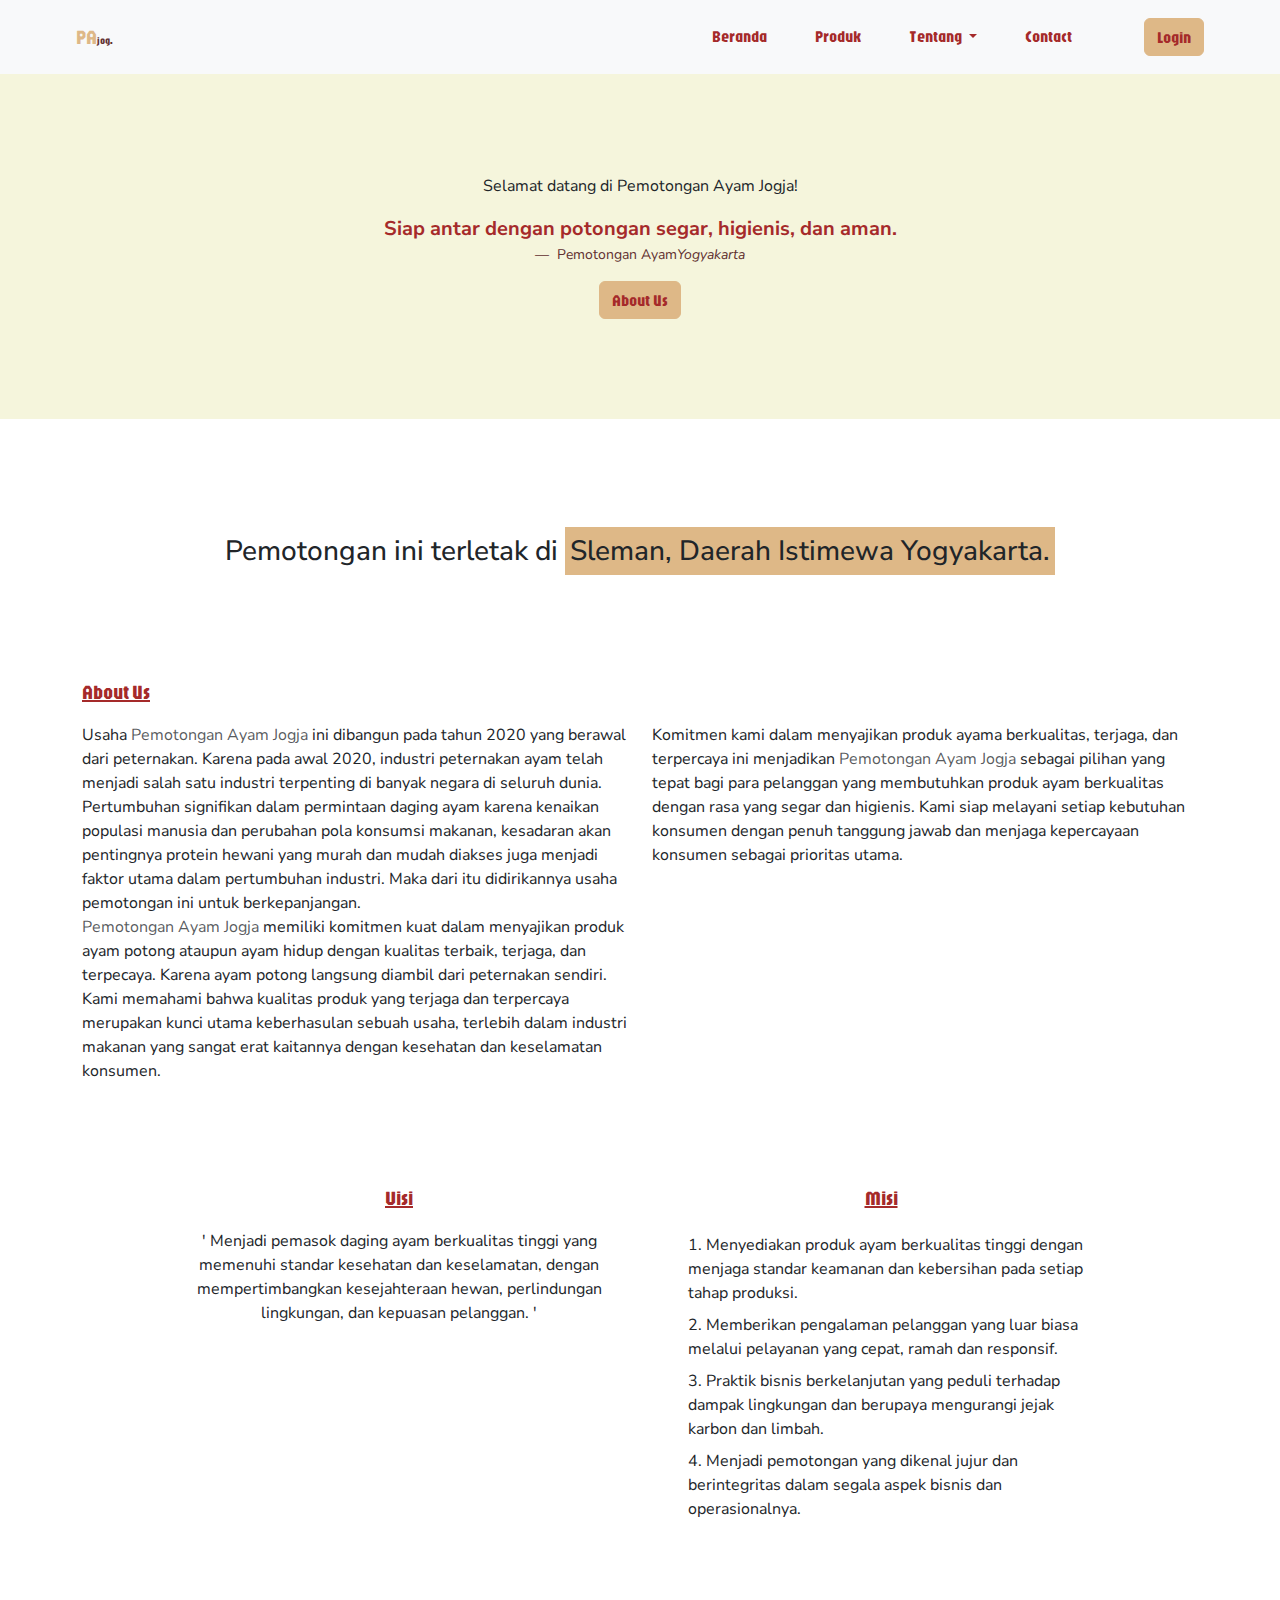
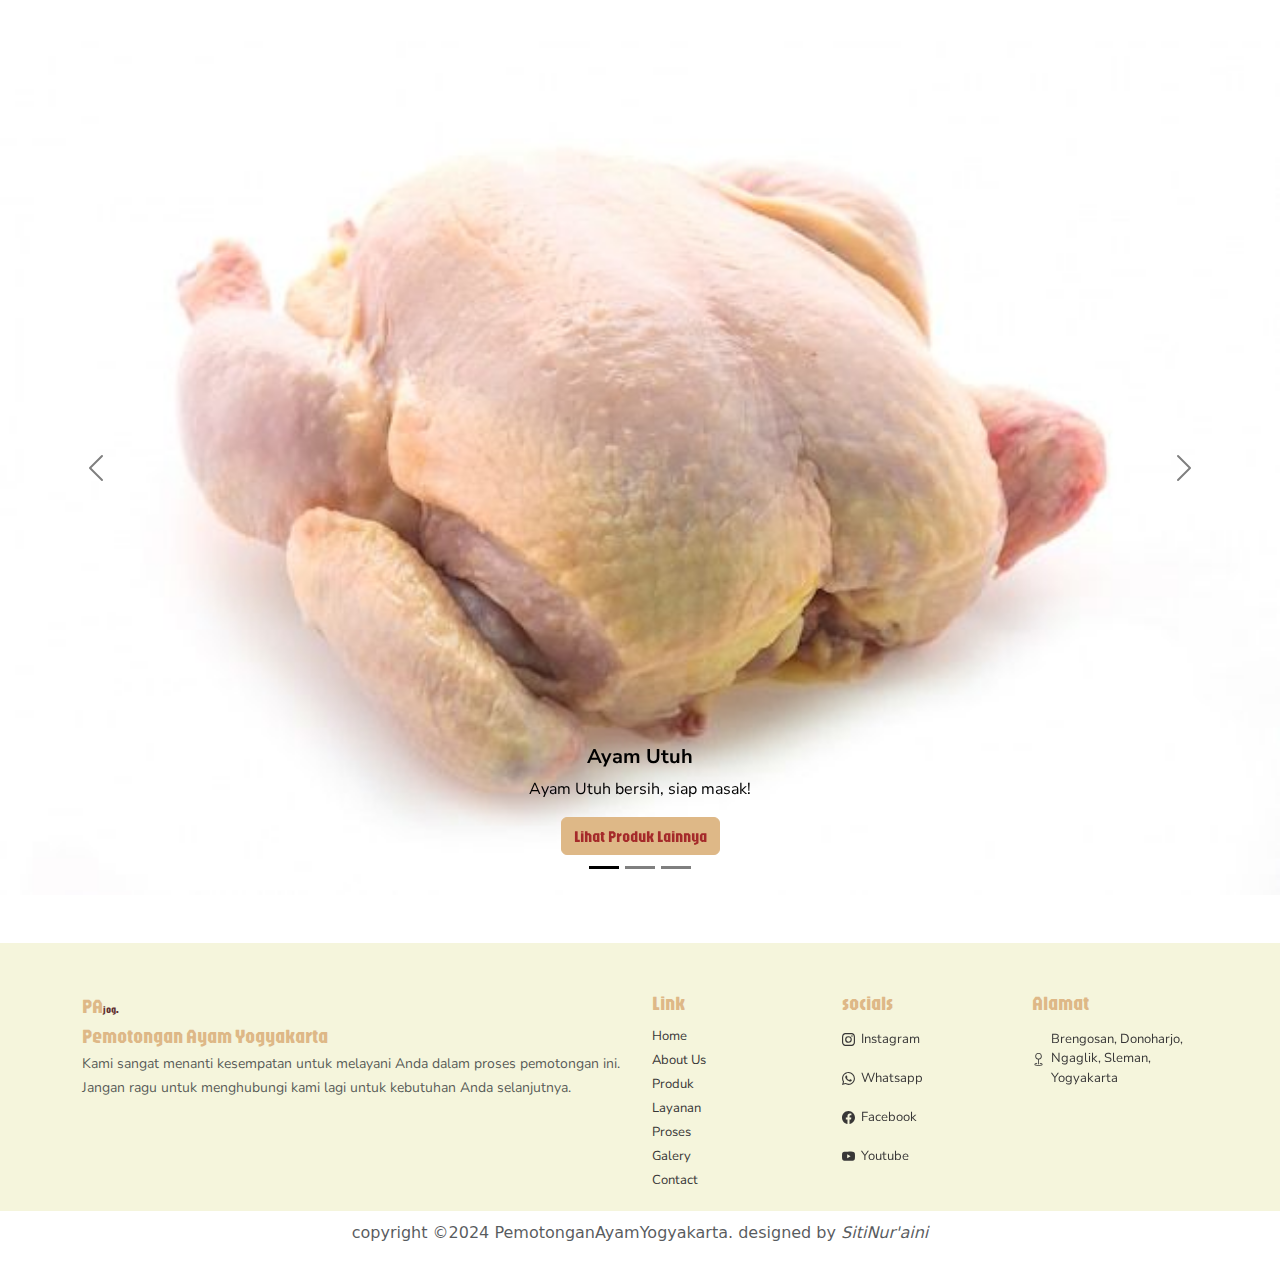
<file: index.html>
<!DOCTYPE html>
<html lang="en">
<head>
    <meta charset="UTF-8">
    <meta name="viewport" content="width=device-width, initial-scale=1.0">
    <title>Pemotongan Ayam Jogja</title>
    <link href="https://cdn.jsdelivr.net/npm/bootstrap@5.3.3/dist/css/bootstrap.min.css" rel="stylesheet" 
        integrity="sha384-QWTKZyjpPEjISv5WaRU9OFeRpok6YctnYmDr5pNlyT2bRjXh0JMhjY6hW+ALEwIH" 
        crossorigin="anonymous">
    <link rel="stylesheet" href="./css/styles.css">
    <!--font-->
    <link rel="preconnect" href="https://fonts.googleapis.com">
    <link rel="preconnect" href="https://fonts.gstatic.com" crossorigin>
    <link href="https://fonts.googleapis.com/css2?family=Jaro:opsz@6..72&family=Poetsen+One&display=swap" rel="stylesheet">

    <link rel="preconnect" href="https://fonts.googleapis.com">
    <link rel="preconnect" href="https://fonts.gstatic.com" crossorigin>
    <link href="https://fonts.googleapis.com/css2?family=Jaro:opsz@6..72&family=Nunito+Sans:ital,opsz,wght@0,6..12,200..1000;1,6..12,200..1000&family=Poetsen+One&display=swap" rel="stylesheet">

</head>
<body>
    <!--navbar-->
    <section>
    <nav class="navbar navbar-expand-lg bg-body-tertiary">
        <div class="container-fluid">
          <a class="navbar-brand mx-5" href="#">PA<span>jog.</span></a>
          <button class="navbar-toggler" type="button" data-bs-toggle="collapse" data-bs-target="#navbarSupportedContent" aria-controls="navbarSupportedContent" aria-expanded="false" aria-label="Toggle navigation">
            <span class="navbar-toggler-icon"></span>
          </button>
          <div class="collapse navbar-collapse" id="navbarSupportedContent">
            <ul class="navbar-nav ms-auto mb-2 mb-lg-0">
              <li class="nav-item mx-3 nav-underline">
                <a class="nav-link" aria-current="page" href="#">Beranda</a>
              </li>
              <li class="nav-item mx-3 nav-underline">
                <a class="nav-link" href="produk.html">Produk</a>
              </li>
              <li class="nav-item mx-3 dropdown ">
                <a class="nav-link dropdown-toggle" href="#" role="button" data-bs-toggle="dropdown" aria-expanded="false">
                  Tentang
                </a>
                <ul class="dropdown-menu ">
                  <li><a class="dropdown-item nav-underline" href="layanan.html">Layanan</a></li>
                  <li><a class="dropdown-item nav-underline" href="produk.html">Proses</a></li>
                  <li><a class="dropdown-item nav-underline" href="galery.html">Galery</a></li>
                </ul>
              </li>
              <li class="nav-item mx-3 nav-underline">
                <a class="nav-link " aria-current="page" href="contact.html">Contact</a>
              </li>
            </ul>
            <form class="d-flex mx-5" role="login">
              <a href="login.html" class="btn">Login</a>
            </form>
          </div>
        </div>
      </nav>
    </section>
    <!--end nav-->
    <section>
      <figure class="text-center" style="background-color: beige;">
        <p>Selamat datang di Pemotongan Ayam Jogja!</p>
          <blockquote class="blockquote">
            <p>Siap antar dengan potongan segar, higienis, dan aman.</p>
          </blockquote>
          <figcaption class="blockquote-footer">
            Pemotongan Ayam<cite title="Source Title">Yogyakarta</cite>
          </figcaption>
          <a href="#about" class="btn">About Us</a>
        </figure>
    </section>

    <section>
      <div class="container-fluid">
        <h3 class="text-center">Pemotongan ini terletak di <mark style="background-color: burlywood;">Sleman, Daerah Istimewa Yogyakarta.</mark></h3>
      </div>
      <div id="about"class="container text-right">
        <p class="kontainer-left"><strong><u>About Us</u></strong></p>
        <div class="row row-cols-3">
          <div class="col-6">Usaha <large class="text-body-secondary">Pemotongan Ayam Jogja</large> ini dibangun pada tahun 2020 yang berawal dari peternakan. Karena pada awal 2020, industri peternakan ayam
            telah menjadi salah satu industri terpenting di banyak negara di seluruh dunia.
            Pertumbuhan signifikan dalam permintaan daging ayam karena kenaikan populasi
            manusia dan perubahan pola konsumsi makanan, kesadaran akan pentingnya protein hewani yang murah dan 
            mudah diakses juga menjadi faktor utama dalam pertumbuhan industri. Maka dari itu didirikannya usaha pemotongan ini untuk berkepanjangan.</div>
          <div class="col-6">Komitmen kami dalam menyajikan produk ayama berkualitas, terjaga, dan terpercaya ini menjadikan
              <large class="text-body-secondary">Pemotongan Ayam Jogja</large> sebagai pilihan yang tepat bagi para pelanggan yang membutuhkan produk ayam berkualitas dengan rasa 
              yang segar dan higienis. Kami siap melayani setiap kebutuhan konsumen dengan penuh tanggung jawab dan menjaga kepercayaan 
              konsumen sebagai prioritas utama.</div>
          <div class="col-6"><large class="text-body-secondary">Pemotongan Ayam Jogja</large> memiliki komitmen kuat dalam menyajikan
            produk ayam potong ataupun ayam hidup dengan kualitas terbaik, terjaga, dan terpecaya. Karena ayam potong langsung diambil
          dari peternakan sendiri. Kami memahami bahwa kualitas produk yang terjaga dan terpercaya merupakan kunci utama keberhasulan sebuah
            usaha, terlebih dalam industri makanan yang sangat erat kaitannya dengan kesehatan dan keselamatan konsumen.</div>
        </div>
      </section>

      <section>
        <div class="container text-center">
          <div class="row align-items-start">
            <div class="col">
              <p class="kontainer-left"><strong><u>Visi</u></strong></p>
              <p>' Menjadi pemasok daging ayam berkualitas tinggi yang memenuhi standar kesehatan dan keselamatan, 
                dengan mempertimbangkan kesejahteraan hewan, perlindungan lingkungan, dan kepuasan pelanggan. '</p>
            </div>
            <div class="col">
              <p class="kontainer-left"><strong><u>Misi</u></strong></p>
              <ol class="list-group-numbered text-start gap-3">
                <li class="p-1 list-group-item">Menyediakan produk ayam berkualitas tinggi dengan menjaga standar keamanan dan kebersihan pada setiap tahap produksi.</li>
                <li class="p-1 list-group-item">Memberikan pengalaman pelanggan yang luar biasa melalui pelayanan yang cepat, ramah dan responsif.</li>
                <li class="p-1 list-group-item">Praktik bisnis berkelanjutan yang peduli terhadap dampak lingkungan dan berupaya mengurangi jejak karbon dan limbah.</li>
                <li class="p-1 list-group-item">Menjadi pemotongan yang dikenal jujur dan berintegritas dalam segala aspek bisnis dan operasionalnya.</li>
              </ol>
            </div>
          </div>
        </div>
      </section>

      <section>
        <div id="carouselExampleDark" class="carousel carousel-dark slide">
          <div class="carousel-indicators">
            <button type="button" data-bs-target="#carouselExampleDark" data-bs-slide-to="0" class="active" aria-current="true" aria-label="Slide 1"></button>
            <button type="button" data-bs-target="#carouselExampleDark" data-bs-slide-to="1" aria-label="Slide 2"></button>
            <button type="button" data-bs-target="#carouselExampleDark" data-bs-slide-to="2" aria-label="Slide 3"></button>
          </div>
          <div class="carousel-inner">
            <div class="carousel-item active" data-bs-interval="10000">
              <img src="./img/utuh.jpg" class="d-block w-100" alt="...">
              <div class="carousel-caption d-none d-md-block">
                <h5><strong>Ayam Utuh</strong> </h5>
                <p>Ayam Utuh bersih, siap masak!</p>
                <a href="produk.html" class="btn">Lihat Produk Lainnya</a>
              </div>
            </div>
            <div class="carousel-item" data-bs-interval="2000">
              <img src="./img/dada.jpg" class="d-block w-100" alt="...">
              <div class="carousel-caption d-none d-md-block">
                <h5><strong>Potongan Dada Ayam</strong></h5>
                <p>Segar, berkualitas, siap masak!</p>
                <a href="produk.html" class="btn">Lihat Produk Lainnya</a>
              </div>
            </div>
            <div class="carousel-item">
              <img src="./img/paha atas.jpg" class="d-block w-100" alt="...">
              <div class="carousel-caption d-none d-md-block">
                <h5><strong>Potongan Paha Atas Ayam</strong></h5>
                <p>Dengan ayam pilihan, terjamin kualitasnya!</p>
                <a href="produk.html" class="btn">Lihat Produk Lainnya</a>
              </div>
            </div>
          </div>
          <button class="carousel-control-prev" type="button" data-bs-target="#carouselExampleDark" data-bs-slide="prev">
            <span class="carousel-control-prev-icon" aria-hidden="true"></span>
            <span class="visually-hidden">Previous</span>
          </button>
          <button class="carousel-control-next" type="button" data-bs-target="#carouselExampleDark" data-bs-slide="next">
            <span class="carousel-control-next-icon" aria-hidden="true"></span>
            <span class="visually-hidden">Next</span>
          </button>
        </div>
      </section>

        <!--footer-->
      <section>
        <div class="card-footer text-body-secondary">
          <div class="container text-start">
            <div class="row">
              <div class="col-sm-6">
                <a class="navbar-brand" href="#">PA<span>jog.</span><br>Pemotongan Ayam Yogyakarta</a>
                  <p><small>Kami sangat menanti kesempatan untuk melayani Anda dalam proses pemotongan ini. 
                    Jangan ragu untuk menghubungi kami lagi untuk kebutuhan Anda selanjutnya.</small></p>
              </div>

              <div class="col-sm-2">
                <h5 class="navbar-brand" >Link</h5>
                <a class="link-offset-2 link-underline link-underline-opacity-0" href="index.html">Home</a>
                <br><a class="link-offset-2 link-underline link-underline-opacity-0" href="#about">About Us</a>
                <br><a class="link-offset-2 link-underline link-underline-opacity-0" href="produk.html">Produk</a>
                <br><a class="link-offset-2 link-underline link-underline-opacity-0" href="layanan.html">Layanan</a>
                <br><a class="link-offset-2 link-underline link-underline-opacity-0" href="proses.html">Proses</a>
                <br><a class="link-offset-2 link-underline link-underline-opacity-0" href="galery.html">Galery</a>
                <br><a class="link-offset-2 link-underline link-underline-opacity-0" href="contact.html">Contact</a>
              </div>

              <div class="col-sm-2">
                <h5 class="navbar-brand" >socials</h5>
                  <a class="icon-link" href="https://www.instagram.com/eni0oo/?hl=id">
                    <svg xmlns="http://www.w3.org/2000/svg" width="16" height="16" fill="currentColor" class="bi bi-instagram" viewBox="0 0 16 16">
                      <path d="M8 0C5.829 0 5.556.01 4.703.048 3.85.088 3.269.222 2.76.42a3.9 3.9 0 0 0-1.417.923A3.9 3.9 0 0 0 .42 2.76C.222 3.268.087 3.85.048 4.7.01 5.555 0 5.827 0 8.001c0 2.172.01 2.444.048 3.297.04.852.174 1.433.372 1.942.205.526.478.972.923 1.417.444.445.89.719 1.416.923.51.198 1.09.333 1.942.372C5.555 15.99 5.827 16 8 16s2.444-.01 3.298-.048c.851-.04 1.434-.174 1.943-.372a3.9 3.9 0 0 0 1.416-.923c.445-.445.718-.891.923-1.417.197-.509.332-1.09.372-1.942C15.99 10.445 16 10.173 16 8s-.01-2.445-.048-3.299c-.04-.851-.175-1.433-.372-1.941a3.9 3.9 0 0 0-.923-1.417A3.9 3.9 0 0 0 13.24.42c-.51-.198-1.092-.333-1.943-.372C10.443.01 10.172 0 7.998 0zm-.717 1.442h.718c2.136 0 2.389.007 3.232.046.78.035 1.204.166 1.486.275.373.145.64.319.92.599s.453.546.598.92c.11.281.24.705.275 1.485.039.843.047 1.096.047 3.231s-.008 2.389-.047 3.232c-.035.78-.166 1.203-.275 1.485a2.5 2.5 0 0 1-.599.919c-.28.28-.546.453-.92.598-.28.11-.704.24-1.485.276-.843.038-1.096.047-3.232.047s-2.39-.009-3.233-.047c-.78-.036-1.203-.166-1.485-.276a2.5 2.5 0 0 1-.92-.598 2.5 2.5 0 0 1-.6-.92c-.109-.281-.24-.705-.275-1.485-.038-.843-.046-1.096-.046-3.233s.008-2.388.046-3.231c.036-.78.166-1.204.276-1.486.145-.373.319-.64.599-.92s.546-.453.92-.598c.282-.11.705-.24 1.485-.276.738-.034 1.024-.044 2.515-.045zm4.988 1.328a.96.96 0 1 0 0 1.92.96.96 0 0 0 0-1.92m-4.27 1.122a4.109 4.109 0 1 0 0 8.217 4.109 4.109 0 0 0 0-8.217m0 1.441a2.667 2.667 0 1 1 0 5.334 2.667 2.667 0 0 1 0-5.334"/>
                    </svg>Instagram
                  </a>
                  <br><a class="icon-link" href="https://wa.me/+62083123656274">
                    <svg xmlns="http://www.w3.org/2000/svg" width="16" height="16" fill="currentColor" class="bi bi-whatsapp" viewBox="0 0 16 16">
                      <path d="M13.601 2.326A7.85 7.85 0 0 0 7.994 0C3.627 0 .068 3.558.064 7.926c0 1.399.366 2.76 1.057 3.965L0 16l4.204-1.102a7.9 7.9 0 0 0 3.79.965h.004c4.368 0 7.926-3.558 7.93-7.93A7.9 7.9 0 0 0 13.6 2.326zM7.994 14.521a6.6 6.6 0 0 1-3.356-.92l-.24-.144-2.494.654.666-2.433-.156-.251a6.56 6.56 0 0 1-1.007-3.505c0-3.626 2.957-6.584 6.591-6.584a6.56 6.56 0 0 1 4.66 1.931 6.56 6.56 0 0 1 1.928 4.66c-.004 3.639-2.961 6.592-6.592 6.592m3.615-4.934c-.197-.099-1.17-.578-1.353-.646-.182-.065-.315-.099-.445.099-.133.197-.513.646-.627.775-.114.133-.232.148-.43.05-.197-.1-.836-.308-1.592-.985-.59-.525-.985-1.175-1.103-1.372-.114-.198-.011-.304.088-.403.087-.088.197-.232.296-.346.1-.114.133-.198.198-.33.065-.134.034-.248-.015-.347-.05-.099-.445-1.076-.612-1.47-.16-.389-.323-.335-.445-.34-.114-.007-.247-.007-.38-.007a.73.73 0 0 0-.529.247c-.182.198-.691.677-.691 1.654s.71 1.916.81 2.049c.098.133 1.394 2.132 3.383 2.992.47.205.84.326 1.129.418.475.152.904.129 1.246.08.38-.058 1.171-.48 1.338-.943.164-.464.164-.86.114-.943-.049-.084-.182-.133-.38-.232"/>
                    </svg>Whatsapp
                  </a>
                  <br><a class="icon-link" href="#">
                    <svg xmlns="http://www.w3.org/2000/svg" width="16" height="16" fill="currentColor" class="bi bi-facebook" viewBox="0 0 16 16">
                      <path d="M16 8.049c0-4.446-3.582-8.05-8-8.05C3.58 0-.002 3.603-.002 8.05c0 4.017 2.926 7.347 6.75 7.951v-5.625h-2.03V8.05H6.75V6.275c0-2.017 1.195-3.131 3.022-3.131.876 0 1.791.157 1.791.157v1.98h-1.009c-.993 0-1.303.621-1.303 1.258v1.51h2.218l-.354 2.326H9.25V16c3.824-.604 6.75-3.934 6.75-7.951"/>
                    </svg>Facebook
                  </a>
                  <br><a class="icon-link" href="#">
                    <svg xmlns="http://www.w3.org/2000/svg" width="16" height="16" fill="currentColor" class="bi bi-youtube" viewBox="0 0 16 16">
                      <path d="M8.051 1.999h.089c.822.003 4.987.033 6.11.335a2.01 2.01 0 0 1 1.415 1.42c.101.38.172.883.22 1.402l.01.104.022.26.008.104c.065.914.073 1.77.074 1.957v.075c-.001.194-.01 1.108-.082 2.06l-.008.105-.009.104c-.05.572-.124 1.14-.235 1.558a2.01 2.01 0 0 1-1.415 1.42c-1.16.312-5.569.334-6.18.335h-.142c-.309 0-1.587-.006-2.927-.052l-.17-.006-.087-.004-.171-.007-.171-.007c-1.11-.049-2.167-.128-2.654-.26a2.01 2.01 0 0 1-1.415-1.419c-.111-.417-.185-.986-.235-1.558L.09 9.82l-.008-.104A31 31 0 0 1 0 7.68v-.123c.002-.215.01-.958.064-1.778l.007-.103.003-.052.008-.104.022-.26.01-.104c.048-.519.119-1.023.22-1.402a2.01 2.01 0 0 1 1.415-1.42c.487-.13 1.544-.21 2.654-.26l.17-.007.172-.006.086-.003.171-.007A100 100 0 0 1 7.858 2zM6.4 5.209v4.818l4.157-2.408z"/>
                    </svg>Youtube
                  </a>
              </div>

              <div class="col-sm-2">
                <h5 class="navbar-brand">Alamat</h5>
                <a class="icon-link" href="#">
                  <svg xmlns="http://www.w3.org/2000/svg" width="16" height="16" fill="currentColor" class="bi bi-geo" viewBox="0 0 16 16">
                    <path fill-rule="evenodd" d="M8 1a3 3 0 1 0 0 6 3 3 0 0 0 0-6M4 4a4 4 0 1 1 4.5 3.969V13.5a.5.5 0 0 1-1 0V7.97A4 4 0 0 1 4 3.999zm2.493 8.574a.5.5 0 0 1-.411.575c-.712.118-1.28.295-1.655.493a1.3 1.3 0 0 0-.37.265.3.3 0 0 0-.057.09V14l.002.008.016.033a.6.6 0 0 0 .145.15c.165.13.435.27.813.395.751.25 1.82.414 3.024.414s2.273-.163 3.024-.414c.378-.126.648-.265.813-.395a.6.6 0 0 0 .146-.15l.015-.033L12 14v-.004a.3.3 0 0 0-.057-.09 1.3 1.3 0 0 0-.37-.264c-.376-.198-.943-.375-1.655-.493a.5.5 0 1 1 .164-.986c.77.127 1.452.328 1.957.594C12.5 13 13 13.4 13 14c0 .426-.26.752-.544.977-.29.228-.68.413-1.116.558-.878.293-2.059.465-3.34.465s-2.462-.172-3.34-.465c-.436-.145-.826-.33-1.116-.558C3.26 14.752 3 14.426 3 14c0-.599.5-1 .961-1.243.505-.266 1.187-.467 1.957-.594a.5.5 0 0 1 .575.411"/>
                  </svg>Brengosan, Donoharjo, Ngaglik, Sleman, Yogyakarta
                </a>
              </div>
            </div>
          </div>
          <p class="footer-bottom">copyright &copy;2024 PemotonganAyamYogyakarta. designed by <span><em>SitiNur'aini</em></span></p>
        </div>
      </section>
    <!--js-->

    <script src="https://cdn.jsdelivr.net/npm/bootstrap@5.3.3/dist/js/bootstrap.bundle.min.js" 
    integrity="sha384-YvpcrYf0tY3lHB60NNkmXc5s9fDVZLESaAA55NDzOxhy9GkcIdslK1eN7N6jIeHz" crossorigin="anonymous"></script>
</body>
</html>
</file>
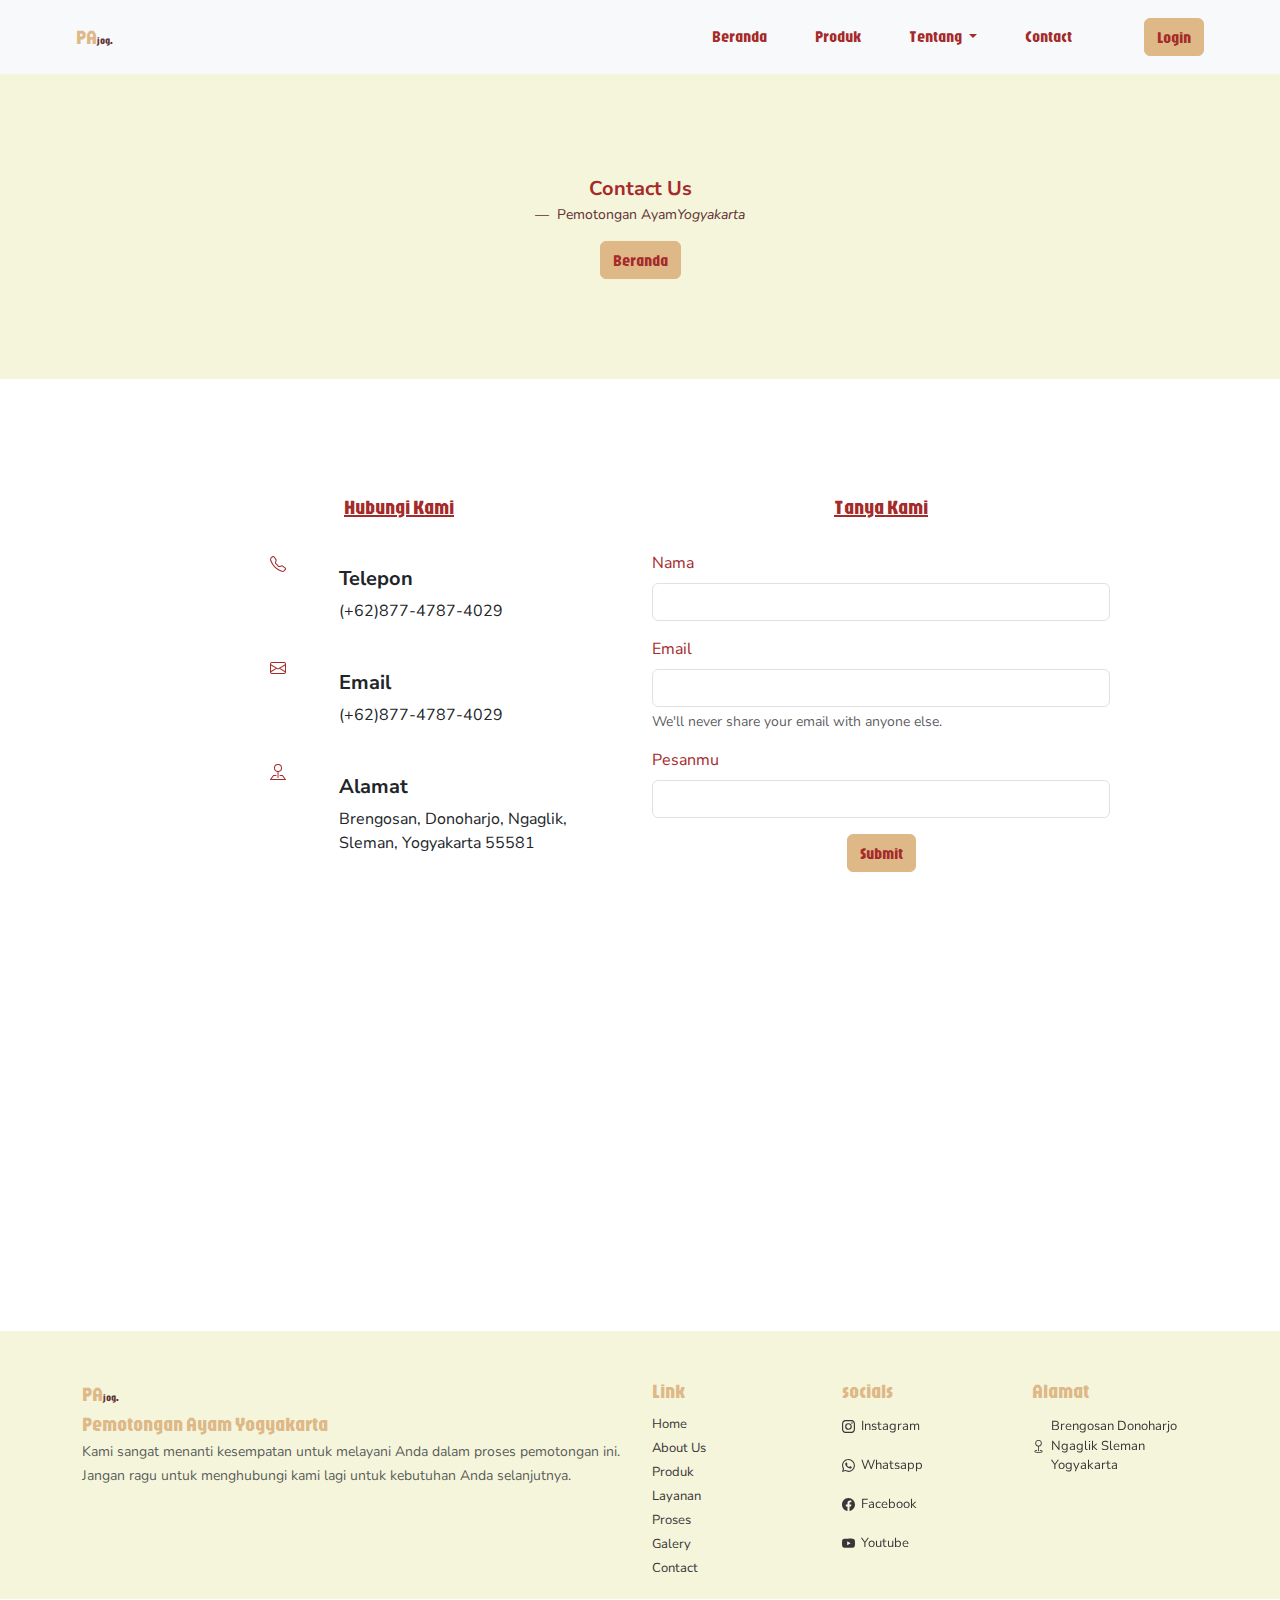
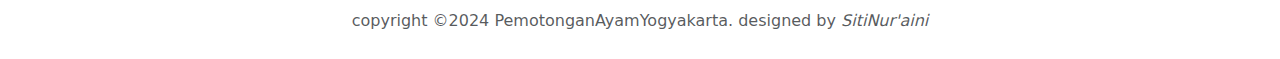
<file: contact.html>
<!DOCTYPE html>
<html lang="en">
<head>
    <meta charset="UTF-8">
    <meta name="viewport" content="width=device-width, initial-scale=1.0">
    <title>Pemotongan Ayam Jogja</title>
    <link href="https://cdn.jsdelivr.net/npm/bootstrap@5.3.3/dist/css/bootstrap.min.css" rel="stylesheet" 
        integrity="sha384-QWTKZyjpPEjISv5WaRU9OFeRpok6YctnYmDr5pNlyT2bRjXh0JMhjY6hW+ALEwIH" 
        crossorigin="anonymous">
    <link rel="stylesheet" href="./css/styles.css">
    <!--font-->
    <link rel="preconnect" href="https://fonts.googleapis.com">
    <link rel="preconnect" href="https://fonts.gstatic.com" crossorigin>
    <link href="https://fonts.googleapis.com/css2?family=Jaro:opsz@6..72&family=Poetsen+One&display=swap" rel="stylesheet">

    <link rel="preconnect" href="https://fonts.googleapis.com">
    <link rel="preconnect" href="https://fonts.gstatic.com" crossorigin>
    <link href="https://fonts.googleapis.com/css2?family=Jaro:opsz@6..72&family=Nunito+Sans:ital,opsz,wght@0,6..12,200..1000;1,6..12,200..1000&family=Poetsen+One&display=swap" rel="stylesheet">
</head>
<body>
    
    <section>
        <nav class="navbar navbar-expand-lg bg-body-tertiary">
            <div class="container-fluid">
              <a class="navbar-brand mx-5" href="#">PA<span>jog.</span></a>
              <button class="navbar-toggler" type="button" data-bs-toggle="collapse" data-bs-target="#navbarSupportedContent" aria-controls="navbarSupportedContent" aria-expanded="false" aria-label="Toggle navigation">
                <span class="navbar-toggler-icon"></span>
              </button>
              <div class="collapse navbar-collapse" id="navbarSupportedContent">
                <ul class="navbar-nav ms-auto mb-2 mb-lg-0">
                  <li class="nav-item mx-3 nav-underline">
                    <a class="nav-link" aria-current="page" href="index.html">Beranda</a>
                  </li>
                  <li class="nav-item mx-3 nav-underline">
                    <a class="nav-link" href="produk.html">Produk</a>
                  </li>
                  <li class="nav-item mx-3 dropdown ">
                    <a class="nav-link dropdown-toggle" href="#" role="button" data-bs-toggle="dropdown" aria-expanded="false">
                      Tentang
                    </a>
                    <ul class="dropdown-menu ">
                      <li><a class="dropdown-item nav-underline" href="layanan.html">Layanan</a></li>
                      <li><a class="dropdown-item nav-underline" href="proses.html">Proses</a></li>
                      <li><a class="dropdown-item nav-underline" href="galery.html">Galery</a></li>
                    </ul>
                  </li>
                  <li class="nav-item mx-3 nav-underline">
                    <a class="nav-link " aria-current="page" href="contact.html">Contact</a>
                  </li>
                </ul>
                <form class="d-flex mx-5" role="login">
                  <a href="login.html" class="btn">Login</a>
                </form>
              </div>
            </div>
          </nav>
        </section>

        <section>
            <figure class="text-center p-1.5" style="background-color: beige;">
                <blockquote class="blockquote">
                  <p>Contact Us</p>
                </blockquote>
                <figcaption class="blockquote-footer">
                    Pemotongan Ayam<cite title="Source Title">Yogyakarta</cite>
                </figcaption>
                <a href="index.html" class="btn">Beranda</a>
              </figure>
        </section>

        <section>
        <div class="container text-center">
            <div class="row">
              <div class="col">
                <h5 class="pb-4 kontainer-left"><u>Hubungi Kami</u></h5>
                <div class="card mb-3" style="max-width: 540px; border: none;">
                    <div class="row g-0">
                      <div class="col-md-4">
                        <a class="icon-contact text-center" href="https://wa.me/+62087747874029">
                            <svg xmlns="http://www.w3.org/2000/svg" width="16" height="16" fill="currentColor" class="bi bi-telephone" viewBox="0 0 16 16">
                                <path d="M3.654 1.328a.678.678 0 0 0-1.015-.063L1.605 2.3c-.483.484-.661 1.169-.45 1.77a17.6 17.6 0 0 0 4.168 6.608 17.6 17.6 0 0 0 6.608 4.168c.601.211 1.286.033 1.77-.45l1.034-1.034a.678.678 0 0 0-.063-1.015l-2.307-1.794a.68.68 0 0 0-.58-.122l-2.19.547a1.75 1.75 0 0 1-1.657-.459L5.482 8.062a1.75 1.75 0 0 1-.46-1.657l.548-2.19a.68.68 0 0 0-.122-.58zM1.884.511a1.745 1.745 0 0 1 2.612.163L6.29 2.98c.329.423.445.974.315 1.494l-.547 2.19a.68.68 0 0 0 .178.643l2.457 2.457a.68.68 0 0 0 .644.178l2.189-.547a1.75 1.75 0 0 1 1.494.315l2.306 1.794c.829.645.905 1.87.163 2.611l-1.034 1.034c-.74.74-1.846 1.065-2.877.702a18.6 18.6 0 0 1-7.01-4.42 18.6 18.6 0 0 1-4.42-7.009c-.362-1.03-.037-2.137.703-2.877z"/>
                            </svg></a>
                      </div>
                      <div class="col-md-8">
                        <div class="card-body">
                          <h5 class="card-title text-start">Telepon</h5>
                          <p class="card-text text-start">(+62)877-4787-4029</p>
                        </div>
                      </div>
                    </div>
                </div>

                <div class="card mb-3" style="max-width: 540px; border: none;">
                    <div class="row g-0">
                      <div class="col-md-4">
                        <a class="icon-contact text-center" href="mailto:enisiti01@gmail.com">
                            <svg xmlns="http://www.w3.org/2000/svg" width="16" height="16" fill="currentColor" class="bi bi-envelope" viewBox="0 0 16 16">
                                <path d="M0 4a2 2 0 0 1 2-2h12a2 2 0 0 1 2 2v8a2 2 0 0 1-2 2H2a2 2 0 0 1-2-2zm2-1a1 1 0 0 0-1 1v.217l7 4.2 7-4.2V4a1 1 0 0 0-1-1zm13 2.383-4.708 2.825L15 11.105zm-.034 6.876-5.64-3.471L8 9.583l-1.326-.795-5.64 3.47A1 1 0 0 0 2 13h12a1 1 0 0 0 .966-.741M1 11.105l4.708-2.897L1 5.383z"/>
                              </svg></a>
                      </div>
                      <div class="col-md-8">
                        <div class="card-body">
                          <h5 class="card-title text-start">Email</h5>
                          <p class="card-text text-start">(+62)877-4787-4029</p>
                        </div>
                      </div>
                    </div>
                </div>

                <div class="card mb-3" style="max-width: 540px; border: none;">
                    <div class="row g-0">
                      <div class="col-md-4">
                        <a class="icon-contact text-center">
                            <svg xmlns="http://www.w3.org/2000/svg" width="16" height="16" fill="currentColor" class="bi bi-pin-map" viewBox="0 0 16 16">
                                <path fill-rule="evenodd" d="M3.1 11.2a.5.5 0 0 1 .4-.2H6a.5.5 0 0 1 0 1H3.75L1.5 15h13l-2.25-3H10a.5.5 0 0 1 0-1h2.5a.5.5 0 0 1 .4.2l3 4a.5.5 0 0 1-.4.8H.5a.5.5 0 0 1-.4-.8z"/>
                                <path fill-rule="evenodd" d="M8 1a3 3 0 1 0 0 6 3 3 0 0 0 0-6M4 4a4 4 0 1 1 4.5 3.969V13.5a.5.5 0 0 1-1 0V7.97A4 4 0 0 1 4 3.999z"/>
                              </svg></a>
                      </div>
                      <div class="col-md-8">
                        <div class="card-body">
                          <h5 class="card-title text-start ">Alamat</h5>
                          <p class="card-text text-start">Brengosan, Donoharjo, Ngaglik, Sleman, Yogyakarta 55581</p>
                        </div>
                      </div>
                    </div>
                </div>
                <div class="ratio ratio-4x3">
                  <iframe src="https://www.google.com/maps/embed?pb=!1m18!1m12!1m3!1d612.8732153088724!2d110.38488681261879!3d-7.686818695669932!2m3!1f0!2f0!3f0!3m2!1i1024!2i768!4f13.1!3m3!1m2!1s0x2e7a5ee40f5e67a7%3A0x12c1bc8882ed2d97!2sDonoharjo%2C%20Ngaglik%2C%20Sleman%20Regency%2C%20Special%20Region%20of%20Yogyakarta%2055581!5e1!3m2!1sen!2sid!4v1715356351622!5m2!1sen!2sid" width="400" height="300" style="border:0;" allowfullscreen="" loading="lazy" referrerpolicy="no-referrer-when-downgrade"></iframe>
                </div>
                
              </div>

              <div class="col">
                <h5 class="pb-4 kontainer-left"><u>Tanya Kami</u></h5>
                <form>
                    <div class="mb-3 text-start">
                        <label for="exampleInputName1" class="form-label">Nama</label>
                        <input type="text" class="form-control" id="exampleInputNama1">
                      </div>
                    <div class="mb-3 text-start">
                      <label for="exampleInputEmail1" class="form-label">Email</label>
                      <input type="email" class="form-control" id="exampleInputEmail1" aria-describedby="emailHelp">
                      <div id="emailHelp" class="form-text">We'll never share your email with anyone else.</div>
                    </div>
                    <div class="mb-3 text-start">
                      <label for="exampleInputMessege1" class="form-label">Pesanmu</label>  
                      <input type="text" class="form-control" id="exampleInputMessege1">
                    </div>
                    <button type="submit" class="btn">Submit</button>
                    <script src="./js/contact.js"></script>
                  </form>
              </div>
            </div>
        </div>
    </section>

        <section>
            <div class="card-footer text-body-secondary">
              <div class="container text-start">
                <div class="row">
                  <div class="col-sm-6">
                    <a class="navbar-brand" href="#">PA<span>jog.</span><br>Pemotongan Ayam Yogyakarta</a>
                      <p><small>Kami sangat menanti kesempatan untuk melayani Anda dalam proses pemotongan ini. 
                        Jangan ragu untuk menghubungi kami lagi untuk kebutuhan Anda selanjutnya.</small></p>
                  </div>
    
                  <div class="col-sm-2">
                    <h5 class="navbar-brand" >Link</h5>
                    <a class="link-offset-2 link-underline link-underline-opacity-0" href="index.html">Home</a>
                    <br><a class="link-offset-2 link-underline link-underline-opacity-0" href="index.html">About Us</a>
                    <br><a class="link-offset-2 link-underline link-underline-opacity-0" href="produk.html">Produk</a>
                    <br><a class="link-offset-2 link-underline link-underline-opacity-0" href="layanan.html">Layanan</a>
                    <br><a class="link-offset-2 link-underline link-underline-opacity-0" href="proses.html">Proses</a>
                    <br><a class="link-offset-2 link-underline link-underline-opacity-0" href="galery.html">Galery</a>
                    <br><a class="link-offset-2 link-underline link-underline-opacity-0" href="contact.html">Contact</a>
                  </div>
    
                  <div class="col-sm-2">
                    <h5 class="navbar-brand" >socials</h5>
                      <a class="icon-link" href="https://www.instagram.com/eni0oo/?hl=id">
                        <svg xmlns="http://www.w3.org/2000/svg" width="16" height="16" fill="currentColor" class="bi bi-instagram" viewBox="0 0 16 16">
                          <path d="M8 0C5.829 0 5.556.01 4.703.048 3.85.088 3.269.222 2.76.42a3.9 3.9 0 0 0-1.417.923A3.9 3.9 0 0 0 .42 2.76C.222 3.268.087 3.85.048 4.7.01 5.555 0 5.827 0 8.001c0 2.172.01 2.444.048 3.297.04.852.174 1.433.372 1.942.205.526.478.972.923 1.417.444.445.89.719 1.416.923.51.198 1.09.333 1.942.372C5.555 15.99 5.827 16 8 16s2.444-.01 3.298-.048c.851-.04 1.434-.174 1.943-.372a3.9 3.9 0 0 0 1.416-.923c.445-.445.718-.891.923-1.417.197-.509.332-1.09.372-1.942C15.99 10.445 16 10.173 16 8s-.01-2.445-.048-3.299c-.04-.851-.175-1.433-.372-1.941a3.9 3.9 0 0 0-.923-1.417A3.9 3.9 0 0 0 13.24.42c-.51-.198-1.092-.333-1.943-.372C10.443.01 10.172 0 7.998 0zm-.717 1.442h.718c2.136 0 2.389.007 3.232.046.78.035 1.204.166 1.486.275.373.145.64.319.92.599s.453.546.598.92c.11.281.24.705.275 1.485.039.843.047 1.096.047 3.231s-.008 2.389-.047 3.232c-.035.78-.166 1.203-.275 1.485a2.5 2.5 0 0 1-.599.919c-.28.28-.546.453-.92.598-.28.11-.704.24-1.485.276-.843.038-1.096.047-3.232.047s-2.39-.009-3.233-.047c-.78-.036-1.203-.166-1.485-.276a2.5 2.5 0 0 1-.92-.598 2.5 2.5 0 0 1-.6-.92c-.109-.281-.24-.705-.275-1.485-.038-.843-.046-1.096-.046-3.233s.008-2.388.046-3.231c.036-.78.166-1.204.276-1.486.145-.373.319-.64.599-.92s.546-.453.92-.598c.282-.11.705-.24 1.485-.276.738-.034 1.024-.044 2.515-.045zm4.988 1.328a.96.96 0 1 0 0 1.92.96.96 0 0 0 0-1.92m-4.27 1.122a4.109 4.109 0 1 0 0 8.217 4.109 4.109 0 0 0 0-8.217m0 1.441a2.667 2.667 0 1 1 0 5.334 2.667 2.667 0 0 1 0-5.334"/>
                        </svg>Instagram
                      </a>
                      <br><a class="icon-link" href="https://wa.me/+62083123656274">
                        <svg xmlns="http://www.w3.org/2000/svg" width="16" height="16" fill="currentColor" class="bi bi-whatsapp" viewBox="0 0 16 16">
                          <path d="M13.601 2.326A7.85 7.85 0 0 0 7.994 0C3.627 0 .068 3.558.064 7.926c0 1.399.366 2.76 1.057 3.965L0 16l4.204-1.102a7.9 7.9 0 0 0 3.79.965h.004c4.368 0 7.926-3.558 7.93-7.93A7.9 7.9 0 0 0 13.6 2.326zM7.994 14.521a6.6 6.6 0 0 1-3.356-.92l-.24-.144-2.494.654.666-2.433-.156-.251a6.56 6.56 0 0 1-1.007-3.505c0-3.626 2.957-6.584 6.591-6.584a6.56 6.56 0 0 1 4.66 1.931 6.56 6.56 0 0 1 1.928 4.66c-.004 3.639-2.961 6.592-6.592 6.592m3.615-4.934c-.197-.099-1.17-.578-1.353-.646-.182-.065-.315-.099-.445.099-.133.197-.513.646-.627.775-.114.133-.232.148-.43.05-.197-.1-.836-.308-1.592-.985-.59-.525-.985-1.175-1.103-1.372-.114-.198-.011-.304.088-.403.087-.088.197-.232.296-.346.1-.114.133-.198.198-.33.065-.134.034-.248-.015-.347-.05-.099-.445-1.076-.612-1.47-.16-.389-.323-.335-.445-.34-.114-.007-.247-.007-.38-.007a.73.73 0 0 0-.529.247c-.182.198-.691.677-.691 1.654s.71 1.916.81 2.049c.098.133 1.394 2.132 3.383 2.992.47.205.84.326 1.129.418.475.152.904.129 1.246.08.38-.058 1.171-.48 1.338-.943.164-.464.164-.86.114-.943-.049-.084-.182-.133-.38-.232"/>
                        </svg>Whatsapp
                      </a>
                      <br><a class="icon-link" href="#">
                        <svg xmlns="http://www.w3.org/2000/svg" width="16" height="16" fill="currentColor" class="bi bi-facebook" viewBox="0 0 16 16">
                          <path d="M16 8.049c0-4.446-3.582-8.05-8-8.05C3.58 0-.002 3.603-.002 8.05c0 4.017 2.926 7.347 6.75 7.951v-5.625h-2.03V8.05H6.75V6.275c0-2.017 1.195-3.131 3.022-3.131.876 0 1.791.157 1.791.157v1.98h-1.009c-.993 0-1.303.621-1.303 1.258v1.51h2.218l-.354 2.326H9.25V16c3.824-.604 6.75-3.934 6.75-7.951"/>
                        </svg>Facebook
                      </a>
                      <br><a class="icon-link" href="#">
                        <svg xmlns="http://www.w3.org/2000/svg" width="16" height="16" fill="currentColor" class="bi bi-youtube" viewBox="0 0 16 16">
                          <path d="M8.051 1.999h.089c.822.003 4.987.033 6.11.335a2.01 2.01 0 0 1 1.415 1.42c.101.38.172.883.22 1.402l.01.104.022.26.008.104c.065.914.073 1.77.074 1.957v.075c-.001.194-.01 1.108-.082 2.06l-.008.105-.009.104c-.05.572-.124 1.14-.235 1.558a2.01 2.01 0 0 1-1.415 1.42c-1.16.312-5.569.334-6.18.335h-.142c-.309 0-1.587-.006-2.927-.052l-.17-.006-.087-.004-.171-.007-.171-.007c-1.11-.049-2.167-.128-2.654-.26a2.01 2.01 0 0 1-1.415-1.419c-.111-.417-.185-.986-.235-1.558L.09 9.82l-.008-.104A31 31 0 0 1 0 7.68v-.123c.002-.215.01-.958.064-1.778l.007-.103.003-.052.008-.104.022-.26.01-.104c.048-.519.119-1.023.22-1.402a2.01 2.01 0 0 1 1.415-1.42c.487-.13 1.544-.21 2.654-.26l.17-.007.172-.006.086-.003.171-.007A100 100 0 0 1 7.858 2zM6.4 5.209v4.818l4.157-2.408z"/>
                        </svg>Youtube
                      </a>
                  </div>
    
                  <div class="col-sm-2">
                    <h5 class="navbar-brand">Alamat</h5>
                    <a class="icon-link" href="#">
                      <svg xmlns="http://www.w3.org/2000/svg" width="16" height="16" fill="currentColor" class="bi bi-geo" viewBox="0 0 16 16">
                        <path fill-rule="evenodd" d="M8 1a3 3 0 1 0 0 6 3 3 0 0 0 0-6M4 4a4 4 0 1 1 4.5 3.969V13.5a.5.5 0 0 1-1 0V7.97A4 4 0 0 1 4 3.999zm2.493 8.574a.5.5 0 0 1-.411.575c-.712.118-1.28.295-1.655.493a1.3 1.3 0 0 0-.37.265.3.3 0 0 0-.057.09V14l.002.008.016.033a.6.6 0 0 0 .145.15c.165.13.435.27.813.395.751.25 1.82.414 3.024.414s2.273-.163 3.024-.414c.378-.126.648-.265.813-.395a.6.6 0 0 0 .146-.15l.015-.033L12 14v-.004a.3.3 0 0 0-.057-.09 1.3 1.3 0 0 0-.37-.264c-.376-.198-.943-.375-1.655-.493a.5.5 0 1 1 .164-.986c.77.127 1.452.328 1.957.594C12.5 13 13 13.4 13 14c0 .426-.26.752-.544.977-.29.228-.68.413-1.116.558-.878.293-2.059.465-3.34.465s-2.462-.172-3.34-.465c-.436-.145-.826-.33-1.116-.558C3.26 14.752 3 14.426 3 14c0-.599.5-1 .961-1.243.505-.266 1.187-.467 1.957-.594a.5.5 0 0 1 .575.411"/>
                      </svg>Brengosan Donoharjo Ngaglik Sleman Yogyakarta
                    </a>
                  </div>
                </div>
              </div>
              <p class="footer-bottom">copyright &copy;2024 PemotonganAyamYogyakarta. designed by <span><em>SitiNur'aini</em></span></p>
            </div>
          </section>
        <!--js-->
    
        <script src="https://cdn.jsdelivr.net/npm/bootstrap@5.3.3/dist/js/bootstrap.bundle.min.js" 
        integrity="sha384-YvpcrYf0tY3lHB60NNkmXc5s9fDVZLESaAA55NDzOxhy9GkcIdslK1eN7N6jIeHz" crossorigin="anonymous"></script>
</body>
</html>
</file>
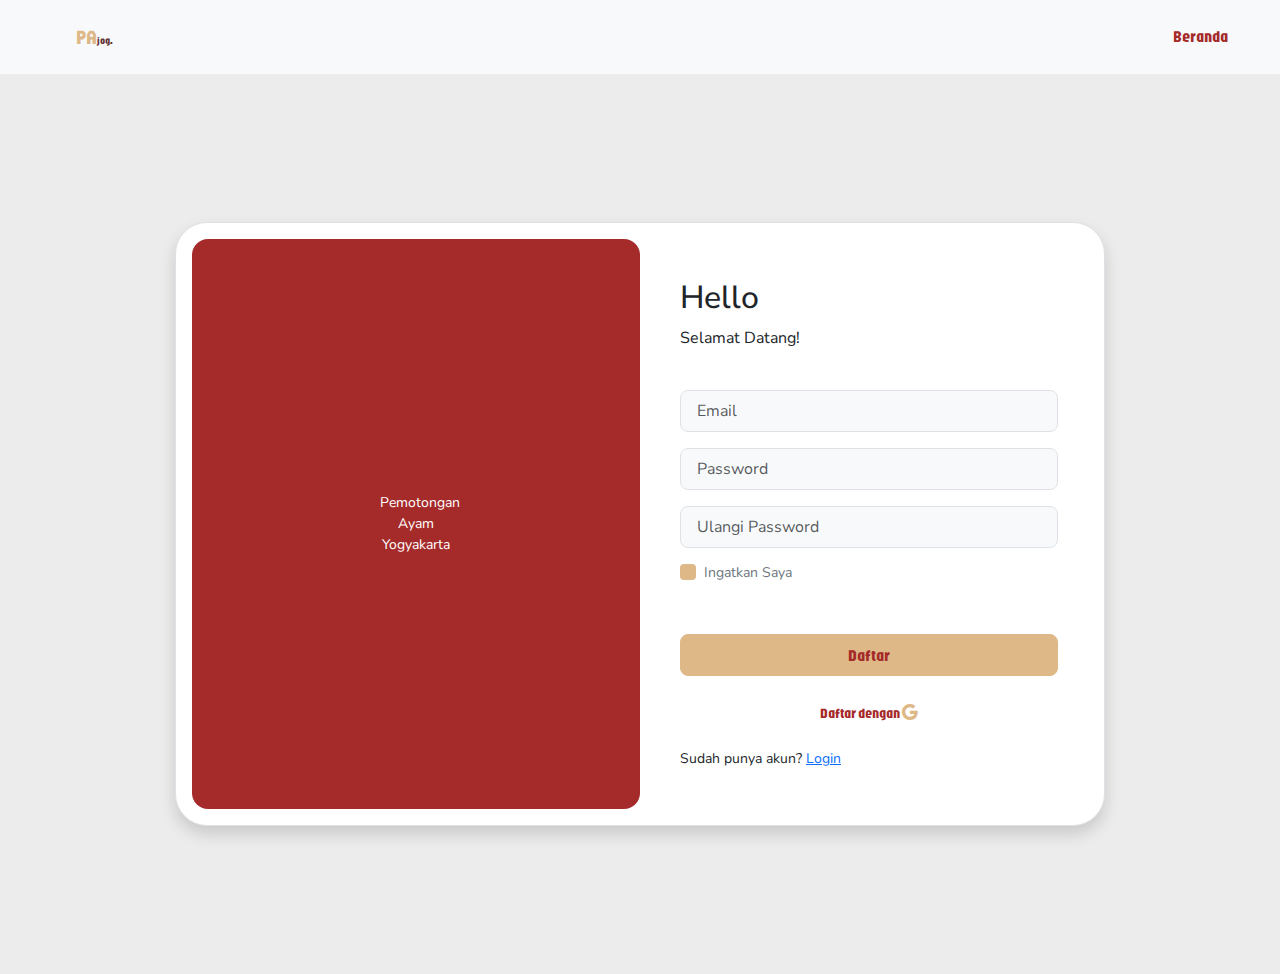
<file: daftar.html>
<!DOCTYPE html>
<html lang="en">
<head>
    <meta charset="UTF-8">
    <meta name="viewport" content="width=device-width, initial-scale=1.0">
    <title>Daftar-Pemotongan Ayam Jogja</title>
    <link href="https://cdn.jsdelivr.net/npm/bootstrap@5.3.3/dist/css/bootstrap.min.css" rel="stylesheet" 
        integrity="sha384-QWTKZyjpPEjISv5WaRU9OFeRpok6YctnYmDr5pNlyT2bRjXh0JMhjY6hW+ALEwIH" 
        crossorigin="anonymous">
    <link rel="stylesheet" href="./css/styles.css">
    <link rel="stylesheet" href="./css/login.css">
    <!--font-->
    <link rel="preconnect" href="https://fonts.googleapis.com">
    <link rel="preconnect" href="https://fonts.gstatic.com" crossorigin>
    <link href="https://fonts.googleapis.com/css2?family=Jaro:opsz@6..72&family=Poetsen+One&display=swap" rel="stylesheet">

    <link rel="preconnect" href="https://fonts.googleapis.com">
    <link rel="preconnect" href="https://fonts.gstatic.com" crossorigin>
    <link href="https://fonts.googleapis.com/css2?family=Jaro:opsz@6..72&family=Nunito+Sans:ital,opsz,wght@0,6..12,200..1000;1,6..12,200..1000&family=Poetsen+One&display=swap" rel="stylesheet">
    <link rel="stylesheet" href="https://cdn.jsdelivr.net/npm/bootstrap-icons@1.11.3/font/bootstrap-icons.min.css">
</head>
<body>
    <section>
        <nav class="navbar navbar-expand-lg bg-body-tertiary">
            <div class="container-fluid">
              <a class="navbar-brand mx-5" href="#">PA<span>jog.</span></a>
              <button class="navbar-toggler" type="button" data-bs-toggle="collapse" data-bs-target="#navbarSupportedContent" aria-controls="navbarSupportedContent" aria-expanded="false" aria-label="Toggle navigation">
                <span class="navbar-toggler-icon"></span>
              </button>
              <div class="collapse navbar-collapse" id="navbarSupportedContent">
                <ul class="navbar-nav ms-auto mb-2 mb-lg-0">
                  <li class="nav-item mx-3 nav-underline">
                    <a class="nav-link" aria-current="page" href="index.html">Beranda</a>
                  </li>
                </ul>
              </div>
            </div>
          </nav>
        </section>

         <!----------------------- Main Container -------------------------->
     <div class="container d-flex justify-content-center align-items-center min-vh-100">
      <!----------------------- Login Container -------------------------->
         <div class="row border rounded-5 p-3 bg-white shadow box-area">
      <!--------------------------- Left Box ----------------------------->
         <div class="col-md-6 rounded-4 d-flex justify-content-center align-items-center flex-column left-box" style="background: brown">
             <small class="text-white text-wrap text-center" style="width: 17rem;">Pemotongan Ayam Yogyakarta</small>
         </div> 
      <!-------------------- ------ Right Box ---------------------------->
          
         <div class="col-md-6 right-box">
            <div class="row align-items-center">
                  <div class="header-text mb-4">
                       <h2>Hello</h2>
                       <p>Selamat Datang!</p>
                  </div>
                  <div class="input-group mb-3">
                      <input type="text" class="form-control form-control-lg bg-light fs-6" placeholder="Email">
                  </div>
                  <div class="input-group mb-3">
                      <input type="password" class="form-control form-control-lg bg-light fs-6" placeholder="Password">
                  </div>
                  <div class="input-group mb-1">
                    <input type="password" class="form-control form-control-lg bg-light fs-6" placeholder="Ulangi Password">
                </div>
                  <div class="input-group mb-5 d-flex justify-content-between">
                      <div class="form-check mt-2">
                          <input type="checkbox" class="form-check-input" id="formCheck">
                          <label for="formCheck" class="form-check-label text-secondary"><small>Ingatkan Saya</small></label>
                      </div>
                  </div>
                  <div class="input-group mb-3 ">
                      <button class="btn btn-lg w-100 fs-6">Daftar</button>
                  </div>
                  <div class="input-group mb-3">
                      <button class="btn btn-lg w-100 fs-6" style="background-color: white; border: none;"><small>Daftar dengan </small><i class="bi bi-google" style="width:20px;color: burlywood;" class="me-2"></i></button>
                  </div>
                  <div class="row">
                      <small>Sudah punya akun? <a href="login.html">Login</a></small>
                  </div>
            </div>
         </div> 
        </div>
      </div>
                <script src="./js/login.js"></script>
        <script src="https://cdn.jsdelivr.net/npm/bootstrap@5.3.3/dist/js/bootstrap.bundle.min.js" 
        integrity="sha384-YvpcrYf0tY3lHB60NNkmXc5s9fDVZLESaAA55NDzOxhy9GkcIdslK1eN7N6jIeHz" crossorigin="anonymous"></script>
</body>
</html>
</file>
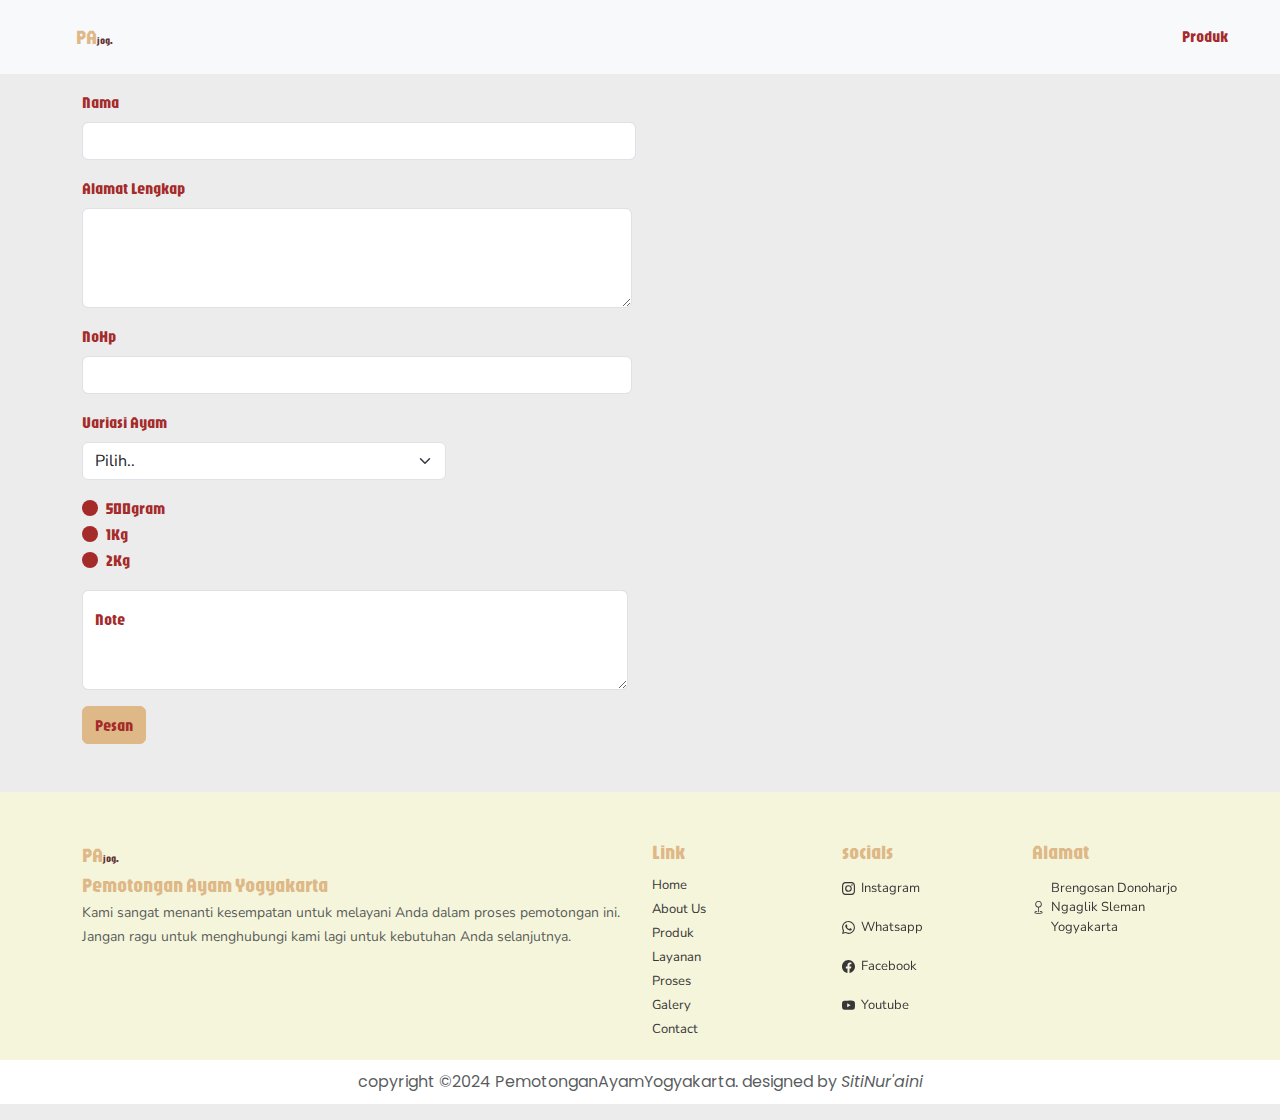
<file: formPesan.html>
<!DOCTYPE html>
<html lang="en">
<head>
    <meta charset="UTF-8">
    <meta name="viewport" content="width=device-width, initial-scale=1.0">
    <title>Pemesanan-Pemotongan Ayam Jogja</title>
    <link href="https://cdn.jsdelivr.net/npm/bootstrap@5.3.3/dist/css/bootstrap.min.css" rel="stylesheet" 
        integrity="sha384-QWTKZyjpPEjISv5WaRU9OFeRpok6YctnYmDr5pNlyT2bRjXh0JMhjY6hW+ALEwIH" 
        crossorigin="anonymous">
    <link rel="stylesheet" href="./css/styles.css">
    <link rel="stylesheet" href="./css/login.css">
    <!--font-->
    <link rel="preconnect" href="https://fonts.googleapis.com">
    <link rel="preconnect" href="https://fonts.gstatic.com" crossorigin>
    <link href="https://fonts.googleapis.com/css2?family=Jaro:opsz@6..72&family=Poetsen+One&display=swap" rel="stylesheet">

    <link rel="preconnect" href="https://fonts.googleapis.com">
    <link rel="preconnect" href="https://fonts.gstatic.com" crossorigin>
    <link href="https://fonts.googleapis.com/css2?family=Jaro:opsz@6..72&family=Nunito+Sans:ital,opsz,wght@0,6..12,200..1000;1,6..12,200..1000&family=Poetsen+One&display=swap" rel="stylesheet">
    <link rel="stylesheet" href="https://cdn.jsdelivr.net/npm/bootstrap-icons@1.11.3/font/bootstrap-icons.min.css">
</head>
<body>
    <section>
        <nav class="navbar navbar-expand-lg bg-body-tertiary">
            <div class="container-fluid">
              <a class="navbar-brand mx-5" href="#">PA<span>jog.</span></a>
              <button class="navbar-toggler" type="button" data-bs-toggle="collapse" data-bs-target="#navbarSupportedContent" aria-controls="navbarSupportedContent" aria-expanded="false" aria-label="Toggle navigation">
                <span class="navbar-toggler-icon"></span>
              </button>
              <div class="collapse navbar-collapse" id="navbarSupportedContent">
                <ul class="navbar-nav ms-auto mb-2 mb-lg-0">
                  <li class="nav-item mx-3 nav-underline">
                    <a class="nav-link" href="produk.html">Produk</a>
                  </li>
                </ul>
              </div>
            </div>
          </nav>
        </section>

        <section>
        <div class="container text-right">
            <form class="row g-2 mt-2">
                <div class="col-md-6">
                  <label for="inputNama" class="form-label nav-link">Nama</label>
                  <input type="text" class="form-control" id="inputNama">
                </div>

                <div class="row g-2">
                <div class="col-md-6">
                    <label for="inputNama" class="form-label nav-link">Alamat Lengkap</label>
                    <div class="form-floating">
                        <textarea class="form-control" placeholder="Jalan, Desa, atau No rumah" id="floatingTextarea2" style="height: 100px"></textarea>
                      </div>
                    </div>
                </div>

                <div class="row g-2">
                <div class="col-md-6">
                  <label for="inputNo" class="form-label nav-link">NoHp</label>
                  <input type="text" class="form-control" id="inputNo">
                </div>
            </div>

            <div class="row g-2">
                <div class="col-md-4">
                  <label for="inputState" class="form-label nav-link">Variasi Ayam</label>
                  <select id="inputState" class="form-select">
                    <option selected>Pilih..</option>
                    <option>Ayam Utuh</option>
                    <option>Dada Ayam</option>
                    <option>Sayap Ayam</option>
                    <option>Kepala Ayam</option>
                    <option>Kaki Ayam Utuh</option>
                    <option>Paha Bawah</option>
                    <option>Paha Atas</option>
                  </select>
                </div>
            </div>

            <div class="row g-2">
                <div class="col-md-4">
                    <div class="form-check">
                        <input class="form-check-input" type="radio" name="exampleRadios" id="exampleRadios1" value="option1">
                        <label class="form-check-label nav-link" for="exampleRadios1">
                          500gram
                        </label>
                      </div>
                      <div class="form-check">
                        <input class="form-check-input" type="radio" name="exampleRadios" id="exampleRadios2" value="option2">
                        <label class="form-check-label nav-link" for="exampleRadios2">
                          1Kg
                        </label>
                      </div>
                      <div class="form-check">
                        <input class="form-check-input" type="radio" name="exampleRadios" id="exampleRadios2" value="option2">
                        <label class="form-check-label nav-link" for="exampleRadios2">
                          2Kg
                        </label>
                      </div>
                </div>

                <div class="row g-2">
                <div class="col-md-6">
                    <div class="form-floating">
                        <textarea class="form-control" placeholder="Leave a comment here" id="floatingTextarea2" style="height: 100px"></textarea>
                        <label for="floatingTextarea2" class="nav-link">Note</label>
                      </div>
                </div>
                </div>
            </div>

                <div class="col-12">
                  <button type="submit" class="btn mt-2 mb-5">Pesan</button>
                </div>
              </form>
        </div>
        </section>
        <script src="./js/contact.js"></script>

        <section>
            <div class="card-footer text-body-secondary">
              <div class="container text-start">
                <div class="row">
                  <div class="col-sm-6">
                    <a class="navbar-brand" href="#">PA<span>jog.</span><br>Pemotongan Ayam Yogyakarta</a>
                      <p><small>Kami sangat menanti kesempatan untuk melayani Anda dalam proses pemotongan ini. 
                        Jangan ragu untuk menghubungi kami lagi untuk kebutuhan Anda selanjutnya.</small></p>
                  </div>
    
                  <div class="col-sm-2">
                    <h5 class="navbar-brand" >Link</h5>
                    <a class="link-offset-2 link-underline link-underline-opacity-0" href="index.html">Home</a>
                    <br><a class="link-offset-2 link-underline link-underline-opacity-0" href="index.html">About Us</a>
                    <br><a class="link-offset-2 link-underline link-underline-opacity-0" href="produk.html">Produk</a>
                    <br><a class="link-offset-2 link-underline link-underline-opacity-0" href="layanan.html">Layanan</a>
                    <br><a class="link-offset-2 link-underline link-underline-opacity-0" href="proses.html">Proses</a>
                    <br><a class="link-offset-2 link-underline link-underline-opacity-0" href="galery.html">Galery</a>
                    <br><a class="link-offset-2 link-underline link-underline-opacity-0" href="contact.html">Contact</a>
                  </div>
    
                  <div class="col-sm-2">
                    <h5 class="navbar-brand" >socials</h5>
                      <a class="icon-link" href="https://www.instagram.com/eni0oo/?hl=id">
                        <svg xmlns="http://www.w3.org/2000/svg" width="16" height="16" fill="currentColor" class="bi bi-instagram" viewBox="0 0 16 16">
                          <path d="M8 0C5.829 0 5.556.01 4.703.048 3.85.088 3.269.222 2.76.42a3.9 3.9 0 0 0-1.417.923A3.9 3.9 0 0 0 .42 2.76C.222 3.268.087 3.85.048 4.7.01 5.555 0 5.827 0 8.001c0 2.172.01 2.444.048 3.297.04.852.174 1.433.372 1.942.205.526.478.972.923 1.417.444.445.89.719 1.416.923.51.198 1.09.333 1.942.372C5.555 15.99 5.827 16 8 16s2.444-.01 3.298-.048c.851-.04 1.434-.174 1.943-.372a3.9 3.9 0 0 0 1.416-.923c.445-.445.718-.891.923-1.417.197-.509.332-1.09.372-1.942C15.99 10.445 16 10.173 16 8s-.01-2.445-.048-3.299c-.04-.851-.175-1.433-.372-1.941a3.9 3.9 0 0 0-.923-1.417A3.9 3.9 0 0 0 13.24.42c-.51-.198-1.092-.333-1.943-.372C10.443.01 10.172 0 7.998 0zm-.717 1.442h.718c2.136 0 2.389.007 3.232.046.78.035 1.204.166 1.486.275.373.145.64.319.92.599s.453.546.598.92c.11.281.24.705.275 1.485.039.843.047 1.096.047 3.231s-.008 2.389-.047 3.232c-.035.78-.166 1.203-.275 1.485a2.5 2.5 0 0 1-.599.919c-.28.28-.546.453-.92.598-.28.11-.704.24-1.485.276-.843.038-1.096.047-3.232.047s-2.39-.009-3.233-.047c-.78-.036-1.203-.166-1.485-.276a2.5 2.5 0 0 1-.92-.598 2.5 2.5 0 0 1-.6-.92c-.109-.281-.24-.705-.275-1.485-.038-.843-.046-1.096-.046-3.233s.008-2.388.046-3.231c.036-.78.166-1.204.276-1.486.145-.373.319-.64.599-.92s.546-.453.92-.598c.282-.11.705-.24 1.485-.276.738-.034 1.024-.044 2.515-.045zm4.988 1.328a.96.96 0 1 0 0 1.92.96.96 0 0 0 0-1.92m-4.27 1.122a4.109 4.109 0 1 0 0 8.217 4.109 4.109 0 0 0 0-8.217m0 1.441a2.667 2.667 0 1 1 0 5.334 2.667 2.667 0 0 1 0-5.334"/>
                        </svg>Instagram
                      </a>
                      <br><a class="icon-link" href="https://wa.me/+62083123656274">
                        <svg xmlns="http://www.w3.org/2000/svg" width="16" height="16" fill="currentColor" class="bi bi-whatsapp" viewBox="0 0 16 16">
                          <path d="M13.601 2.326A7.85 7.85 0 0 0 7.994 0C3.627 0 .068 3.558.064 7.926c0 1.399.366 2.76 1.057 3.965L0 16l4.204-1.102a7.9 7.9 0 0 0 3.79.965h.004c4.368 0 7.926-3.558 7.93-7.93A7.9 7.9 0 0 0 13.6 2.326zM7.994 14.521a6.6 6.6 0 0 1-3.356-.92l-.24-.144-2.494.654.666-2.433-.156-.251a6.56 6.56 0 0 1-1.007-3.505c0-3.626 2.957-6.584 6.591-6.584a6.56 6.56 0 0 1 4.66 1.931 6.56 6.56 0 0 1 1.928 4.66c-.004 3.639-2.961 6.592-6.592 6.592m3.615-4.934c-.197-.099-1.17-.578-1.353-.646-.182-.065-.315-.099-.445.099-.133.197-.513.646-.627.775-.114.133-.232.148-.43.05-.197-.1-.836-.308-1.592-.985-.59-.525-.985-1.175-1.103-1.372-.114-.198-.011-.304.088-.403.087-.088.197-.232.296-.346.1-.114.133-.198.198-.33.065-.134.034-.248-.015-.347-.05-.099-.445-1.076-.612-1.47-.16-.389-.323-.335-.445-.34-.114-.007-.247-.007-.38-.007a.73.73 0 0 0-.529.247c-.182.198-.691.677-.691 1.654s.71 1.916.81 2.049c.098.133 1.394 2.132 3.383 2.992.47.205.84.326 1.129.418.475.152.904.129 1.246.08.38-.058 1.171-.48 1.338-.943.164-.464.164-.86.114-.943-.049-.084-.182-.133-.38-.232"/>
                        </svg>Whatsapp
                      </a>
                      <br><a class="icon-link" href="#">
                        <svg xmlns="http://www.w3.org/2000/svg" width="16" height="16" fill="currentColor" class="bi bi-facebook" viewBox="0 0 16 16">
                          <path d="M16 8.049c0-4.446-3.582-8.05-8-8.05C3.58 0-.002 3.603-.002 8.05c0 4.017 2.926 7.347 6.75 7.951v-5.625h-2.03V8.05H6.75V6.275c0-2.017 1.195-3.131 3.022-3.131.876 0 1.791.157 1.791.157v1.98h-1.009c-.993 0-1.303.621-1.303 1.258v1.51h2.218l-.354 2.326H9.25V16c3.824-.604 6.75-3.934 6.75-7.951"/>
                        </svg>Facebook
                      </a>
                      <br><a class="icon-link" href="#">
                        <svg xmlns="http://www.w3.org/2000/svg" width="16" height="16" fill="currentColor" class="bi bi-youtube" viewBox="0 0 16 16">
                          <path d="M8.051 1.999h.089c.822.003 4.987.033 6.11.335a2.01 2.01 0 0 1 1.415 1.42c.101.38.172.883.22 1.402l.01.104.022.26.008.104c.065.914.073 1.77.074 1.957v.075c-.001.194-.01 1.108-.082 2.06l-.008.105-.009.104c-.05.572-.124 1.14-.235 1.558a2.01 2.01 0 0 1-1.415 1.42c-1.16.312-5.569.334-6.18.335h-.142c-.309 0-1.587-.006-2.927-.052l-.17-.006-.087-.004-.171-.007-.171-.007c-1.11-.049-2.167-.128-2.654-.26a2.01 2.01 0 0 1-1.415-1.419c-.111-.417-.185-.986-.235-1.558L.09 9.82l-.008-.104A31 31 0 0 1 0 7.68v-.123c.002-.215.01-.958.064-1.778l.007-.103.003-.052.008-.104.022-.26.01-.104c.048-.519.119-1.023.22-1.402a2.01 2.01 0 0 1 1.415-1.42c.487-.13 1.544-.21 2.654-.26l.17-.007.172-.006.086-.003.171-.007A100 100 0 0 1 7.858 2zM6.4 5.209v4.818l4.157-2.408z"/>
                        </svg>Youtube
                      </a>
                  </div>
    
                  <div class="col-sm-2">
                    <h5 class="navbar-brand">Alamat</h5>
                    <a class="icon-link" href="#">
                      <svg xmlns="http://www.w3.org/2000/svg" width="16" height="16" fill="currentColor" class="bi bi-geo" viewBox="0 0 16 16">
                        <path fill-rule="evenodd" d="M8 1a3 3 0 1 0 0 6 3 3 0 0 0 0-6M4 4a4 4 0 1 1 4.5 3.969V13.5a.5.5 0 0 1-1 0V7.97A4 4 0 0 1 4 3.999zm2.493 8.574a.5.5 0 0 1-.411.575c-.712.118-1.28.295-1.655.493a1.3 1.3 0 0 0-.37.265.3.3 0 0 0-.057.09V14l.002.008.016.033a.6.6 0 0 0 .145.15c.165.13.435.27.813.395.751.25 1.82.414 3.024.414s2.273-.163 3.024-.414c.378-.126.648-.265.813-.395a.6.6 0 0 0 .146-.15l.015-.033L12 14v-.004a.3.3 0 0 0-.057-.09 1.3 1.3 0 0 0-.37-.264c-.376-.198-.943-.375-1.655-.493a.5.5 0 1 1 .164-.986c.77.127 1.452.328 1.957.594C12.5 13 13 13.4 13 14c0 .426-.26.752-.544.977-.29.228-.68.413-1.116.558-.878.293-2.059.465-3.34.465s-2.462-.172-3.34-.465c-.436-.145-.826-.33-1.116-.558C3.26 14.752 3 14.426 3 14c0-.599.5-1 .961-1.243.505-.266 1.187-.467 1.957-.594a.5.5 0 0 1 .575.411"/>
                      </svg>Brengosan Donoharjo Ngaglik Sleman Yogyakarta
                    </a>
                  </div>
                </div>
              </div>
              <p class="footer-bottom">copyright &copy;2024 PemotonganAyamYogyakarta. designed by <span><em>SitiNur'aini</em></span></p>
            </div>
          </section>

        <!--js boostrap-->
        <script src="https://cdn.jsdelivr.net/npm/bootstrap@5.3.3/dist/js/bootstrap.bundle.min.js" 
        integrity="sha384-YvpcrYf0tY3lHB60NNkmXc5s9fDVZLESaAA55NDzOxhy9GkcIdslK1eN7N6jIeHz" crossorigin="anonymous"></script>
</body>
</html>
</file>
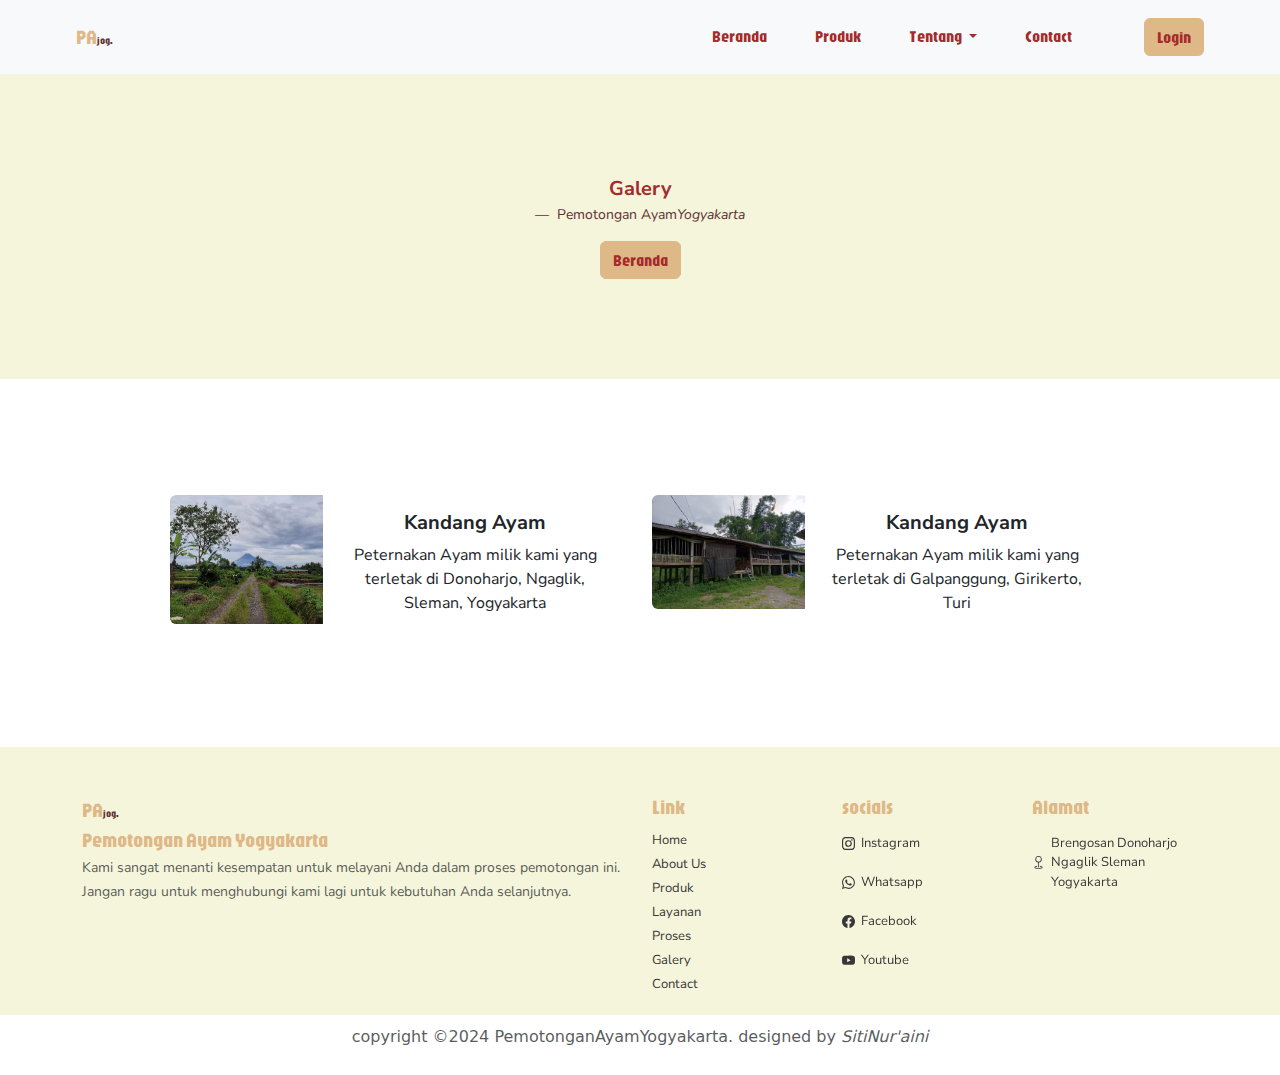
<file: galery.html>
<!DOCTYPE html>
<html lang="en">
<head>
    <meta charset="UTF-8">
    <meta name="viewport" content="width=device-width, initial-scale=1.0">
    <title>Pemotongan Ayam Jogja</title>
    <link href="https://cdn.jsdelivr.net/npm/bootstrap@5.3.3/dist/css/bootstrap.min.css" rel="stylesheet" 
        integrity="sha384-QWTKZyjpPEjISv5WaRU9OFeRpok6YctnYmDr5pNlyT2bRjXh0JMhjY6hW+ALEwIH" 
        crossorigin="anonymous">
    <link rel="stylesheet" href="./css/styles.css">
    <!--font-->
    <link rel="preconnect" href="https://fonts.googleapis.com">
    <link rel="preconnect" href="https://fonts.gstatic.com" crossorigin>
    <link href="https://fonts.googleapis.com/css2?family=Jaro:opsz@6..72&family=Poetsen+One&display=swap" rel="stylesheet">

    <link rel="preconnect" href="https://fonts.googleapis.com">
    <link rel="preconnect" href="https://fonts.gstatic.com" crossorigin>
    <link href="https://fonts.googleapis.com/css2?family=Jaro:opsz@6..72&family=Nunito+Sans:ital,opsz,wght@0,6..12,200..1000;1,6..12,200..1000&family=Poetsen+One&display=swap" rel="stylesheet">
</head>
<body>
    
    <section>
        <nav class="navbar navbar-expand-lg bg-body-tertiary">
            <div class="container-fluid">
              <a class="navbar-brand mx-5" href="#">PA<span>jog.</span></a>
              <button class="navbar-toggler" type="button" data-bs-toggle="collapse" data-bs-target="#navbarSupportedContent" aria-controls="navbarSupportedContent" aria-expanded="false" aria-label="Toggle navigation">
                <span class="navbar-toggler-icon"></span>
              </button>
              <div class="collapse navbar-collapse" id="navbarSupportedContent">
                <ul class="navbar-nav ms-auto mb-2 mb-lg-0">
                  <li class="nav-item mx-3 nav-underline">
                    <a class="nav-link" aria-current="page" href="index.html">Beranda</a>
                  </li>
                  <li class="nav-item mx-3 nav-underline">
                    <a class="nav-link" href="produk.html">Produk</a>
                  </li>
                  <li class="nav-item mx-3 dropdown ">
                    <a class="nav-link dropdown-toggle" href="#" role="button" data-bs-toggle="dropdown" aria-expanded="false">
                      Tentang
                    </a>
                    <ul class="dropdown-menu ">
                      <li><a class="dropdown-item nav-underline" href="layanan.html">Layanan</a></li>
                      <li><a class="dropdown-item nav-underline" href="proses.html">Proses</a></li>
                      <li><a class="dropdown-item nav-underline" href="galery.html">Galery</a></li>
                    </ul>
                  </li>
                  <li class="nav-item mx-3 nav-underline">
                    <a class="nav-link " aria-current="page" href="contact.html">Contact</a>
                  </li>
                </ul>
                <form class="d-flex mx-5" role="login">
                  <a href="login.html" class="btn">Login</a>
                </form>
              </div>
            </div>
          </nav>
        </section>

        <section>
            <figure class="text-center p-1.5" style="background-color: beige;">
                <blockquote class="blockquote">
                  <p>Galery</p>
                </blockquote>
                <figcaption class="blockquote-footer">
                    Pemotongan Ayam<cite title="Source Title">Yogyakarta</cite>
                </figcaption>
                <a href="index.html" class="btn">Beranda</a>
              </figure>
        </section>

        <section>
          <div class="container text-center">
            <div class="row">
              <div class="col pt-0">
                <div class="card mb-3" style="max-width: 540px; border: none;">
                  <div class="row g-0">
                    <div class="col-md-4">
                      <img src="./img/kndng.jpg" class="img-fluid rounded-start" alt="...">
                    </div>
                    <div class="col-md-8">
                      <div class="card-body">
                        <h5 class="card-title">Kandang Ayam</h5>
                        <p class="card-text">Peternakan Ayam milik kami yang terletak di Donoharjo, Ngaglik, Sleman, Yogyakarta</p>
                       
                      </div>
                    </div>
                  </div>
                </div>
              </div>
              <div class="col pt-0">
                <div class="card mb-3" style="max-width: 540px;border: none;">
                  <div class="row g-0">
                    <div class="col-md-4">
                      <img src="./img/pring.jpg" class="img-fluid rounded-start" alt="...">
                    </div>
                    <div class="col-md-8">
                      <div class="card-body">
                        <h5 class="card-title">Kandang Ayam</h5>
                        <p class="card-text">Peternakan Ayam milik kami yang terletak di Galpanggung, Girikerto, Turi</p>
                        
                      </div>
                    </div>
                  </div>
                </div>
              </div>
            </div>
        </section>

        <section>
            <div class="card-footer text-body-secondary">
              <div class="container text-start">
                <div class="row">
                  <div class="col-sm-6">
                    <a class="navbar-brand" href="#">PA<span>jog.</span><br>Pemotongan Ayam Yogyakarta</a>
                      <p><small>Kami sangat menanti kesempatan untuk melayani Anda dalam proses pemotongan ini. 
                        Jangan ragu untuk menghubungi kami lagi untuk kebutuhan Anda selanjutnya.</small></p>
                  </div>
    
                  <div class="col-sm-2">
                    <h5 class="navbar-brand" >Link</h5>
                    <a class="link-offset-2 link-underline link-underline-opacity-0" href="index.html">Home</a>
                    <br><a class="link-offset-2 link-underline link-underline-opacity-0" href="index.html">About Us</a>
                    <br><a class="link-offset-2 link-underline link-underline-opacity-0" href="produk.html">Produk</a>
                    <br><a class="link-offset-2 link-underline link-underline-opacity-0" href="layanan.html">Layanan</a>
                    <br><a class="link-offset-2 link-underline link-underline-opacity-0" href="proses.html">Proses</a>
                    <br><a class="link-offset-2 link-underline link-underline-opacity-0" href="galery.html">Galery</a>
                    <br><a class="link-offset-2 link-underline link-underline-opacity-0" href="contact.html">Contact</a>
                  </div>
    
                  <div class="col-sm-2">
                    <h5 class="navbar-brand" >socials</h5>
                      <a class="icon-link" href="https://www.instagram.com/eni0oo/?hl=id">
                        <svg xmlns="http://www.w3.org/2000/svg" width="16" height="16" fill="currentColor" class="bi bi-instagram" viewBox="0 0 16 16">
                          <path d="M8 0C5.829 0 5.556.01 4.703.048 3.85.088 3.269.222 2.76.42a3.9 3.9 0 0 0-1.417.923A3.9 3.9 0 0 0 .42 2.76C.222 3.268.087 3.85.048 4.7.01 5.555 0 5.827 0 8.001c0 2.172.01 2.444.048 3.297.04.852.174 1.433.372 1.942.205.526.478.972.923 1.417.444.445.89.719 1.416.923.51.198 1.09.333 1.942.372C5.555 15.99 5.827 16 8 16s2.444-.01 3.298-.048c.851-.04 1.434-.174 1.943-.372a3.9 3.9 0 0 0 1.416-.923c.445-.445.718-.891.923-1.417.197-.509.332-1.09.372-1.942C15.99 10.445 16 10.173 16 8s-.01-2.445-.048-3.299c-.04-.851-.175-1.433-.372-1.941a3.9 3.9 0 0 0-.923-1.417A3.9 3.9 0 0 0 13.24.42c-.51-.198-1.092-.333-1.943-.372C10.443.01 10.172 0 7.998 0zm-.717 1.442h.718c2.136 0 2.389.007 3.232.046.78.035 1.204.166 1.486.275.373.145.64.319.92.599s.453.546.598.92c.11.281.24.705.275 1.485.039.843.047 1.096.047 3.231s-.008 2.389-.047 3.232c-.035.78-.166 1.203-.275 1.485a2.5 2.5 0 0 1-.599.919c-.28.28-.546.453-.92.598-.28.11-.704.24-1.485.276-.843.038-1.096.047-3.232.047s-2.39-.009-3.233-.047c-.78-.036-1.203-.166-1.485-.276a2.5 2.5 0 0 1-.92-.598 2.5 2.5 0 0 1-.6-.92c-.109-.281-.24-.705-.275-1.485-.038-.843-.046-1.096-.046-3.233s.008-2.388.046-3.231c.036-.78.166-1.204.276-1.486.145-.373.319-.64.599-.92s.546-.453.92-.598c.282-.11.705-.24 1.485-.276.738-.034 1.024-.044 2.515-.045zm4.988 1.328a.96.96 0 1 0 0 1.92.96.96 0 0 0 0-1.92m-4.27 1.122a4.109 4.109 0 1 0 0 8.217 4.109 4.109 0 0 0 0-8.217m0 1.441a2.667 2.667 0 1 1 0 5.334 2.667 2.667 0 0 1 0-5.334"/>
                        </svg>Instagram
                      </a>
                      <br><a class="icon-link" href="https://wa.me/+62083123656274">
                        <svg xmlns="http://www.w3.org/2000/svg" width="16" height="16" fill="currentColor" class="bi bi-whatsapp" viewBox="0 0 16 16">
                          <path d="M13.601 2.326A7.85 7.85 0 0 0 7.994 0C3.627 0 .068 3.558.064 7.926c0 1.399.366 2.76 1.057 3.965L0 16l4.204-1.102a7.9 7.9 0 0 0 3.79.965h.004c4.368 0 7.926-3.558 7.93-7.93A7.9 7.9 0 0 0 13.6 2.326zM7.994 14.521a6.6 6.6 0 0 1-3.356-.92l-.24-.144-2.494.654.666-2.433-.156-.251a6.56 6.56 0 0 1-1.007-3.505c0-3.626 2.957-6.584 6.591-6.584a6.56 6.56 0 0 1 4.66 1.931 6.56 6.56 0 0 1 1.928 4.66c-.004 3.639-2.961 6.592-6.592 6.592m3.615-4.934c-.197-.099-1.17-.578-1.353-.646-.182-.065-.315-.099-.445.099-.133.197-.513.646-.627.775-.114.133-.232.148-.43.05-.197-.1-.836-.308-1.592-.985-.59-.525-.985-1.175-1.103-1.372-.114-.198-.011-.304.088-.403.087-.088.197-.232.296-.346.1-.114.133-.198.198-.33.065-.134.034-.248-.015-.347-.05-.099-.445-1.076-.612-1.47-.16-.389-.323-.335-.445-.34-.114-.007-.247-.007-.38-.007a.73.73 0 0 0-.529.247c-.182.198-.691.677-.691 1.654s.71 1.916.81 2.049c.098.133 1.394 2.132 3.383 2.992.47.205.84.326 1.129.418.475.152.904.129 1.246.08.38-.058 1.171-.48 1.338-.943.164-.464.164-.86.114-.943-.049-.084-.182-.133-.38-.232"/>
                        </svg>Whatsapp
                      </a>
                      <br><a class="icon-link" href="#">
                        <svg xmlns="http://www.w3.org/2000/svg" width="16" height="16" fill="currentColor" class="bi bi-facebook" viewBox="0 0 16 16">
                          <path d="M16 8.049c0-4.446-3.582-8.05-8-8.05C3.58 0-.002 3.603-.002 8.05c0 4.017 2.926 7.347 6.75 7.951v-5.625h-2.03V8.05H6.75V6.275c0-2.017 1.195-3.131 3.022-3.131.876 0 1.791.157 1.791.157v1.98h-1.009c-.993 0-1.303.621-1.303 1.258v1.51h2.218l-.354 2.326H9.25V16c3.824-.604 6.75-3.934 6.75-7.951"/>
                        </svg>Facebook
                      </a>
                      <br><a class="icon-link" href="#">
                        <svg xmlns="http://www.w3.org/2000/svg" width="16" height="16" fill="currentColor" class="bi bi-youtube" viewBox="0 0 16 16">
                          <path d="M8.051 1.999h.089c.822.003 4.987.033 6.11.335a2.01 2.01 0 0 1 1.415 1.42c.101.38.172.883.22 1.402l.01.104.022.26.008.104c.065.914.073 1.77.074 1.957v.075c-.001.194-.01 1.108-.082 2.06l-.008.105-.009.104c-.05.572-.124 1.14-.235 1.558a2.01 2.01 0 0 1-1.415 1.42c-1.16.312-5.569.334-6.18.335h-.142c-.309 0-1.587-.006-2.927-.052l-.17-.006-.087-.004-.171-.007-.171-.007c-1.11-.049-2.167-.128-2.654-.26a2.01 2.01 0 0 1-1.415-1.419c-.111-.417-.185-.986-.235-1.558L.09 9.82l-.008-.104A31 31 0 0 1 0 7.68v-.123c.002-.215.01-.958.064-1.778l.007-.103.003-.052.008-.104.022-.26.01-.104c.048-.519.119-1.023.22-1.402a2.01 2.01 0 0 1 1.415-1.42c.487-.13 1.544-.21 2.654-.26l.17-.007.172-.006.086-.003.171-.007A100 100 0 0 1 7.858 2zM6.4 5.209v4.818l4.157-2.408z"/>
                        </svg>Youtube
                      </a>
                  </div>
    
                  <div class="col-sm-2">
                    <h5 class="navbar-brand">Alamat</h5>
                    <a class="icon-link" href="#">
                      <svg xmlns="http://www.w3.org/2000/svg" width="16" height="16" fill="currentColor" class="bi bi-geo" viewBox="0 0 16 16">
                        <path fill-rule="evenodd" d="M8 1a3 3 0 1 0 0 6 3 3 0 0 0 0-6M4 4a4 4 0 1 1 4.5 3.969V13.5a.5.5 0 0 1-1 0V7.97A4 4 0 0 1 4 3.999zm2.493 8.574a.5.5 0 0 1-.411.575c-.712.118-1.28.295-1.655.493a1.3 1.3 0 0 0-.37.265.3.3 0 0 0-.057.09V14l.002.008.016.033a.6.6 0 0 0 .145.15c.165.13.435.27.813.395.751.25 1.82.414 3.024.414s2.273-.163 3.024-.414c.378-.126.648-.265.813-.395a.6.6 0 0 0 .146-.15l.015-.033L12 14v-.004a.3.3 0 0 0-.057-.09 1.3 1.3 0 0 0-.37-.264c-.376-.198-.943-.375-1.655-.493a.5.5 0 1 1 .164-.986c.77.127 1.452.328 1.957.594C12.5 13 13 13.4 13 14c0 .426-.26.752-.544.977-.29.228-.68.413-1.116.558-.878.293-2.059.465-3.34.465s-2.462-.172-3.34-.465c-.436-.145-.826-.33-1.116-.558C3.26 14.752 3 14.426 3 14c0-.599.5-1 .961-1.243.505-.266 1.187-.467 1.957-.594a.5.5 0 0 1 .575.411"/>
                      </svg>Brengosan Donoharjo Ngaglik Sleman Yogyakarta
                    </a>
                  </div>
                </div>
              </div>
              <p class="footer-bottom">copyright &copy;2024 PemotonganAyamYogyakarta. designed by <span><em>SitiNur'aini</em></span></p>
            </div>
          </section>
        <!--js-->
    
        <script src="https://cdn.jsdelivr.net/npm/bootstrap@5.3.3/dist/js/bootstrap.bundle.min.js" 
        integrity="sha384-YvpcrYf0tY3lHB60NNkmXc5s9fDVZLESaAA55NDzOxhy9GkcIdslK1eN7N6jIeHz" crossorigin="anonymous"></script>
</body>
</html>
</file>
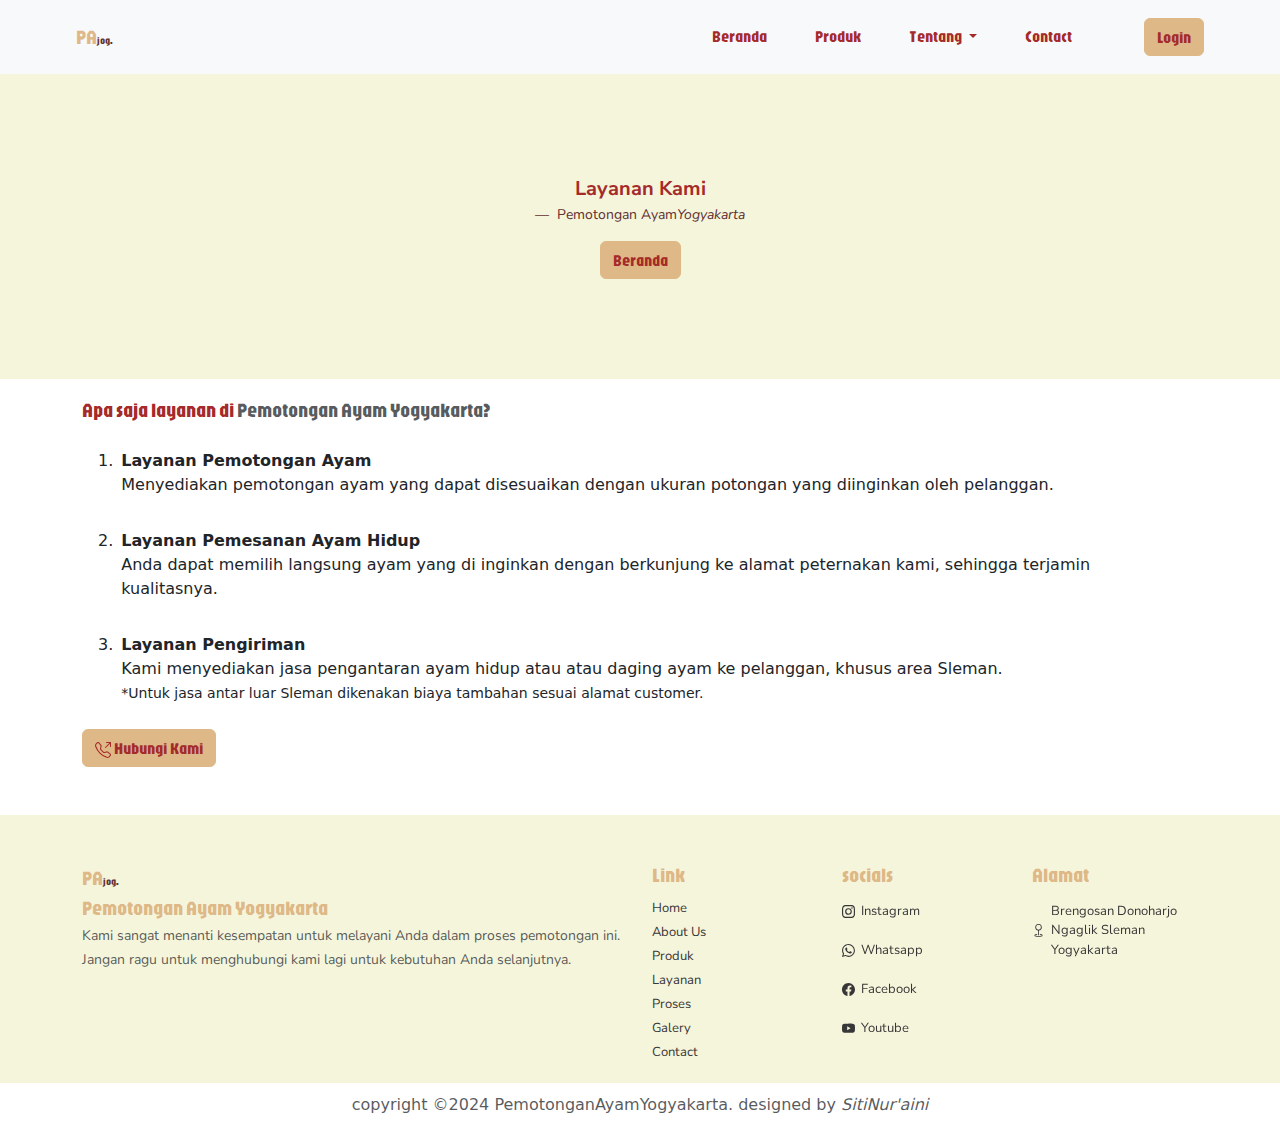
<file: layanan.html>
<!DOCTYPE html>
<html lang="en">
<head>
    <meta charset="UTF-8">
    <meta name="viewport" content="width=device-width, initial-scale=1.0">
    <title>Pemotongan Ayam Jogja</title>
    <link href="https://cdn.jsdelivr.net/npm/bootstrap@5.3.3/dist/css/bootstrap.min.css" rel="stylesheet" 
        integrity="sha384-QWTKZyjpPEjISv5WaRU9OFeRpok6YctnYmDr5pNlyT2bRjXh0JMhjY6hW+ALEwIH" 
        crossorigin="anonymous">
    <link rel="stylesheet" href="./css/styles.css">
    <!--font-->
    <link rel="preconnect" href="https://fonts.googleapis.com">
    <link rel="preconnect" href="https://fonts.gstatic.com" crossorigin>
    <link href="https://fonts.googleapis.com/css2?family=Jaro:opsz@6..72&family=Poetsen+One&display=swap" rel="stylesheet">

    <link rel="preconnect" href="https://fonts.googleapis.com">
    <link rel="preconnect" href="https://fonts.gstatic.com" crossorigin>
    <link href="https://fonts.googleapis.com/css2?family=Jaro:opsz@6..72&family=Nunito+Sans:ital,opsz,wght@0,6..12,200..1000;1,6..12,200..1000&family=Poetsen+One&display=swap" rel="stylesheet">
</head>
<body>
    <section>
        <nav class="navbar navbar-expand-lg bg-body-tertiary">
            <div class="container-fluid">
              <a class="navbar-brand mx-5" href="#">PA<span>jog.</span></a>
              <button class="navbar-toggler" type="button" data-bs-toggle="collapse" data-bs-target="#navbarSupportedContent" aria-controls="navbarSupportedContent" aria-expanded="false" aria-label="Toggle navigation">
                <span class="navbar-toggler-icon"></span>
              </button>
              <div class="collapse navbar-collapse" id="navbarSupportedContent">
                <ul class="navbar-nav ms-auto mb-2 mb-lg-0">
                  <li class="nav-item mx-3 nav-underline">
                    <a class="nav-link" aria-current="page" href="index.html">Beranda</a>
                  </li>
                  <li class="nav-item mx-3 nav-underline">
                    <a class="nav-link" href="produk.html">Produk</a>
                  </li>
                  <li class="nav-item mx-3 dropdown ">
                    <a class="nav-link dropdown-toggle" href="#" role="button" data-bs-toggle="dropdown" aria-expanded="false">
                      Tentang
                    </a>
                    <ul class="dropdown-menu ">
                      <li><a class="dropdown-item nav-underline" href="layanan.html">Layanan</a></li>
                      <li><a class="dropdown-item nav-underline" href="proses.html">Proses</a></li>
                      <li><a class="dropdown-item nav-underline" href="galery.html">Galery</a></li>
                    </ul>
                  </li>
                  <li class="nav-item mx-3 nav-underline">
                    <a class="nav-link " aria-current="page" href="contact.html">Contact</a>
                  </li>
                </ul>
                <form class="d-flex mx-5" role="login">
                  <a href="login.html" class="btn">Login</a>
                </form>
              </div>
            </div>
          </nav>
        </section>

        <section>
            <figure class="text-center p-1.5" style="background-color: beige;">
                <blockquote class="blockquote">
                  <p>Layanan Kami</p>
                </blockquote>
                <figcaption class="blockquote-footer">
                    Pemotongan Ayam<cite title="Source Title">Yogyakarta</cite>
                </figcaption>
                <a href="index.html" class="btn">Beranda</a>
              </figure>
        </section>

        <section>
          <div id="about"class="container text-right">
            <p class="kontainer-left">Apa saja layanan di <large class="text-body-secondary">Pemotongan Ayam Yogyakarta?</large></p>

            <ol class="list-group list-group-numbered">
              <li class="list-group-item d-flex justify-content-between align-items-start">
                <div class="ms-2 me-auto pb-3">
                  <div class="fw-bold">Layanan Pemotongan Ayam</div>
                  Menyediakan pemotongan ayam yang dapat disesuaikan dengan ukuran potongan yang diinginkan oleh pelanggan.
                </div>
              </li>
              <li class="list-group-item d-flex justify-content-between align-items-start">
                <div class="ms-2 me-auto pb-3">
                  <div class="fw-bold">Layanan Pemesanan Ayam Hidup</div>
                  Anda dapat memilih langsung ayam yang di inginkan dengan berkunjung ke alamat peternakan kami, sehingga terjamin kualitasnya.
                </div>
              </li>
              <li class="list-group-item d-flex justify-content-between align-items-start">
                <div class="ms-2 me-auto pb-3">
                  <div class="fw-bold">Layanan Pengiriman</div>
                  Kami menyediakan jasa pengantaran ayam hidup atau atau daging ayam ke pelanggan, khusus area Sleman.
                  <br><small>*Untuk jasa antar luar Sleman dikenakan biaya tambahan sesuai alamat customer.</small>
                </div>
              </li>
            </ol>

            <div class="pb-5">
              <a href="contact.html" class="btn">
                <svg xmlns="http://www.w3.org/2000/svg" width="16" height="16" fill="currentColor" class="bi bi-telephone-outbound" viewBox="0 0 16 16">
                  <path d="M3.654 1.328a.678.678 0 0 0-1.015-.063L1.605 2.3c-.483.484-.661 1.169-.45 1.77a17.6 17.6 0 0 0 4.168 6.608 17.6 17.6 0 0 0 6.608 4.168c.601.211 1.286.033 1.77-.45l1.034-1.034a.678.678 0 0 0-.063-1.015l-2.307-1.794a.68.68 0 0 0-.58-.122l-2.19.547a1.75 1.75 0 0 1-1.657-.459L5.482 8.062a1.75 1.75 0 0 1-.46-1.657l.548-2.19a.68.68 0 0 0-.122-.58zM1.884.511a1.745 1.745 0 0 1 2.612.163L6.29 2.98c.329.423.445.974.315 1.494l-.547 2.19a.68.68 0 0 0 .178.643l2.457 2.457a.68.68 0 0 0 .644.178l2.189-.547a1.75 1.75 0 0 1 1.494.315l2.306 1.794c.829.645.905 1.87.163 2.611l-1.034 1.034c-.74.74-1.846 1.065-2.877.702a18.6 18.6 0 0 1-7.01-4.42 18.6 18.6 0 0 1-4.42-7.009c-.362-1.03-.037-2.137.703-2.877zM11 .5a.5.5 0 0 1 .5-.5h4a.5.5 0 0 1 .5.5v4a.5.5 0 0 1-1 0V1.707l-4.146 4.147a.5.5 0 0 1-.708-.708L14.293 1H11.5a.5.5 0 0 1-.5-.5"/>
                </svg> Hubungi Kami
              </a>
            </div>
          </div>
        </section>

        <section>
            <div class="card-footer text-body-secondary">
              <div class="container text-start">
                <div class="row">
                  <div class="col-sm-6">
                    <a class="navbar-brand" href="#">PA<span>jog.</span><br>Pemotongan Ayam Yogyakarta</a>
                      <p><small>Kami sangat menanti kesempatan untuk melayani Anda dalam proses pemotongan ini. 
                        Jangan ragu untuk menghubungi kami lagi untuk kebutuhan Anda selanjutnya.</small></p>
                  </div>
    
                  <div class="col-sm-2">
                    <h5 class="navbar-brand" >Link</h5>
                    <a class="link-offset-2 link-underline link-underline-opacity-0" href="index.html">Home</a>
                    <br><a class="link-offset-2 link-underline link-underline-opacity-0" href="index.html">About Us</a>
                    <br><a class="link-offset-2 link-underline link-underline-opacity-0" href="produk.html">Produk</a>
                    <br><a class="link-offset-2 link-underline link-underline-opacity-0" href="layanan.html">Layanan</a>
                    <br><a class="link-offset-2 link-underline link-underline-opacity-0" href="proses.html">Proses</a>
                    <br><a class="link-offset-2 link-underline link-underline-opacity-0" href="galery.html">Galery</a>
                    <br><a class="link-offset-2 link-underline link-underline-opacity-0" href="contact.html">Contact</a>
                  </div>
    
                  <div class="col-sm-2">
                    <h5 class="navbar-brand" >socials</h5>
                      <a class="icon-link" href="https://www.instagram.com/eni0oo/?hl=id">
                        <svg xmlns="http://www.w3.org/2000/svg" width="16" height="16" fill="currentColor" class="bi bi-instagram" viewBox="0 0 16 16">
                          <path d="M8 0C5.829 0 5.556.01 4.703.048 3.85.088 3.269.222 2.76.42a3.9 3.9 0 0 0-1.417.923A3.9 3.9 0 0 0 .42 2.76C.222 3.268.087 3.85.048 4.7.01 5.555 0 5.827 0 8.001c0 2.172.01 2.444.048 3.297.04.852.174 1.433.372 1.942.205.526.478.972.923 1.417.444.445.89.719 1.416.923.51.198 1.09.333 1.942.372C5.555 15.99 5.827 16 8 16s2.444-.01 3.298-.048c.851-.04 1.434-.174 1.943-.372a3.9 3.9 0 0 0 1.416-.923c.445-.445.718-.891.923-1.417.197-.509.332-1.09.372-1.942C15.99 10.445 16 10.173 16 8s-.01-2.445-.048-3.299c-.04-.851-.175-1.433-.372-1.941a3.9 3.9 0 0 0-.923-1.417A3.9 3.9 0 0 0 13.24.42c-.51-.198-1.092-.333-1.943-.372C10.443.01 10.172 0 7.998 0zm-.717 1.442h.718c2.136 0 2.389.007 3.232.046.78.035 1.204.166 1.486.275.373.145.64.319.92.599s.453.546.598.92c.11.281.24.705.275 1.485.039.843.047 1.096.047 3.231s-.008 2.389-.047 3.232c-.035.78-.166 1.203-.275 1.485a2.5 2.5 0 0 1-.599.919c-.28.28-.546.453-.92.598-.28.11-.704.24-1.485.276-.843.038-1.096.047-3.232.047s-2.39-.009-3.233-.047c-.78-.036-1.203-.166-1.485-.276a2.5 2.5 0 0 1-.92-.598 2.5 2.5 0 0 1-.6-.92c-.109-.281-.24-.705-.275-1.485-.038-.843-.046-1.096-.046-3.233s.008-2.388.046-3.231c.036-.78.166-1.204.276-1.486.145-.373.319-.64.599-.92s.546-.453.92-.598c.282-.11.705-.24 1.485-.276.738-.034 1.024-.044 2.515-.045zm4.988 1.328a.96.96 0 1 0 0 1.92.96.96 0 0 0 0-1.92m-4.27 1.122a4.109 4.109 0 1 0 0 8.217 4.109 4.109 0 0 0 0-8.217m0 1.441a2.667 2.667 0 1 1 0 5.334 2.667 2.667 0 0 1 0-5.334"/>
                        </svg>Instagram
                      </a>
                      <br><a class="icon-link" href="https://wa.me/+62083123656274">
                        <svg xmlns="http://www.w3.org/2000/svg" width="16" height="16" fill="currentColor" class="bi bi-whatsapp" viewBox="0 0 16 16">
                          <path d="M13.601 2.326A7.85 7.85 0 0 0 7.994 0C3.627 0 .068 3.558.064 7.926c0 1.399.366 2.76 1.057 3.965L0 16l4.204-1.102a7.9 7.9 0 0 0 3.79.965h.004c4.368 0 7.926-3.558 7.93-7.93A7.9 7.9 0 0 0 13.6 2.326zM7.994 14.521a6.6 6.6 0 0 1-3.356-.92l-.24-.144-2.494.654.666-2.433-.156-.251a6.56 6.56 0 0 1-1.007-3.505c0-3.626 2.957-6.584 6.591-6.584a6.56 6.56 0 0 1 4.66 1.931 6.56 6.56 0 0 1 1.928 4.66c-.004 3.639-2.961 6.592-6.592 6.592m3.615-4.934c-.197-.099-1.17-.578-1.353-.646-.182-.065-.315-.099-.445.099-.133.197-.513.646-.627.775-.114.133-.232.148-.43.05-.197-.1-.836-.308-1.592-.985-.59-.525-.985-1.175-1.103-1.372-.114-.198-.011-.304.088-.403.087-.088.197-.232.296-.346.1-.114.133-.198.198-.33.065-.134.034-.248-.015-.347-.05-.099-.445-1.076-.612-1.47-.16-.389-.323-.335-.445-.34-.114-.007-.247-.007-.38-.007a.73.73 0 0 0-.529.247c-.182.198-.691.677-.691 1.654s.71 1.916.81 2.049c.098.133 1.394 2.132 3.383 2.992.47.205.84.326 1.129.418.475.152.904.129 1.246.08.38-.058 1.171-.48 1.338-.943.164-.464.164-.86.114-.943-.049-.084-.182-.133-.38-.232"/>
                        </svg>Whatsapp
                      </a>
                      <br><a class="icon-link" href="#">
                        <svg xmlns="http://www.w3.org/2000/svg" width="16" height="16" fill="currentColor" class="bi bi-facebook" viewBox="0 0 16 16">
                          <path d="M16 8.049c0-4.446-3.582-8.05-8-8.05C3.58 0-.002 3.603-.002 8.05c0 4.017 2.926 7.347 6.75 7.951v-5.625h-2.03V8.05H6.75V6.275c0-2.017 1.195-3.131 3.022-3.131.876 0 1.791.157 1.791.157v1.98h-1.009c-.993 0-1.303.621-1.303 1.258v1.51h2.218l-.354 2.326H9.25V16c3.824-.604 6.75-3.934 6.75-7.951"/>
                        </svg>Facebook
                      </a>
                      <br><a class="icon-link" href="#">
                        <svg xmlns="http://www.w3.org/2000/svg" width="16" height="16" fill="currentColor" class="bi bi-youtube" viewBox="0 0 16 16">
                          <path d="M8.051 1.999h.089c.822.003 4.987.033 6.11.335a2.01 2.01 0 0 1 1.415 1.42c.101.38.172.883.22 1.402l.01.104.022.26.008.104c.065.914.073 1.77.074 1.957v.075c-.001.194-.01 1.108-.082 2.06l-.008.105-.009.104c-.05.572-.124 1.14-.235 1.558a2.01 2.01 0 0 1-1.415 1.42c-1.16.312-5.569.334-6.18.335h-.142c-.309 0-1.587-.006-2.927-.052l-.17-.006-.087-.004-.171-.007-.171-.007c-1.11-.049-2.167-.128-2.654-.26a2.01 2.01 0 0 1-1.415-1.419c-.111-.417-.185-.986-.235-1.558L.09 9.82l-.008-.104A31 31 0 0 1 0 7.68v-.123c.002-.215.01-.958.064-1.778l.007-.103.003-.052.008-.104.022-.26.01-.104c.048-.519.119-1.023.22-1.402a2.01 2.01 0 0 1 1.415-1.42c.487-.13 1.544-.21 2.654-.26l.17-.007.172-.006.086-.003.171-.007A100 100 0 0 1 7.858 2zM6.4 5.209v4.818l4.157-2.408z"/>
                        </svg>Youtube
                      </a>
                  </div>
    
                  <div class="col-sm-2">
                    <h5 class="navbar-brand">Alamat</h5>
                    <a class="icon-link" href="#">
                      <svg xmlns="http://www.w3.org/2000/svg" width="16" height="16" fill="currentColor" class="bi bi-geo" viewBox="0 0 16 16">
                        <path fill-rule="evenodd" d="M8 1a3 3 0 1 0 0 6 3 3 0 0 0 0-6M4 4a4 4 0 1 1 4.5 3.969V13.5a.5.5 0 0 1-1 0V7.97A4 4 0 0 1 4 3.999zm2.493 8.574a.5.5 0 0 1-.411.575c-.712.118-1.28.295-1.655.493a1.3 1.3 0 0 0-.37.265.3.3 0 0 0-.057.09V14l.002.008.016.033a.6.6 0 0 0 .145.15c.165.13.435.27.813.395.751.25 1.82.414 3.024.414s2.273-.163 3.024-.414c.378-.126.648-.265.813-.395a.6.6 0 0 0 .146-.15l.015-.033L12 14v-.004a.3.3 0 0 0-.057-.09 1.3 1.3 0 0 0-.37-.264c-.376-.198-.943-.375-1.655-.493a.5.5 0 1 1 .164-.986c.77.127 1.452.328 1.957.594C12.5 13 13 13.4 13 14c0 .426-.26.752-.544.977-.29.228-.68.413-1.116.558-.878.293-2.059.465-3.34.465s-2.462-.172-3.34-.465c-.436-.145-.826-.33-1.116-.558C3.26 14.752 3 14.426 3 14c0-.599.5-1 .961-1.243.505-.266 1.187-.467 1.957-.594a.5.5 0 0 1 .575.411"/>
                      </svg>Brengosan Donoharjo Ngaglik Sleman Yogyakarta
                    </a>
                  </div>
                </div>
              </div>
              <p class="footer-bottom">copyright &copy;2024 PemotonganAyamYogyakarta. designed by <span><em>SitiNur'aini</em></span></p>
            </div>
          </section>
        <!--js-->
        <script src="https://cdn.jsdelivr.net/npm/bootstrap@5.3.3/dist/js/bootstrap.bundle.min.js" 
        integrity="sha384-YvpcrYf0tY3lHB60NNkmXc5s9fDVZLESaAA55NDzOxhy9GkcIdslK1eN7N6jIeHz" crossorigin="anonymous"></script>
</body>
</html>
</file>
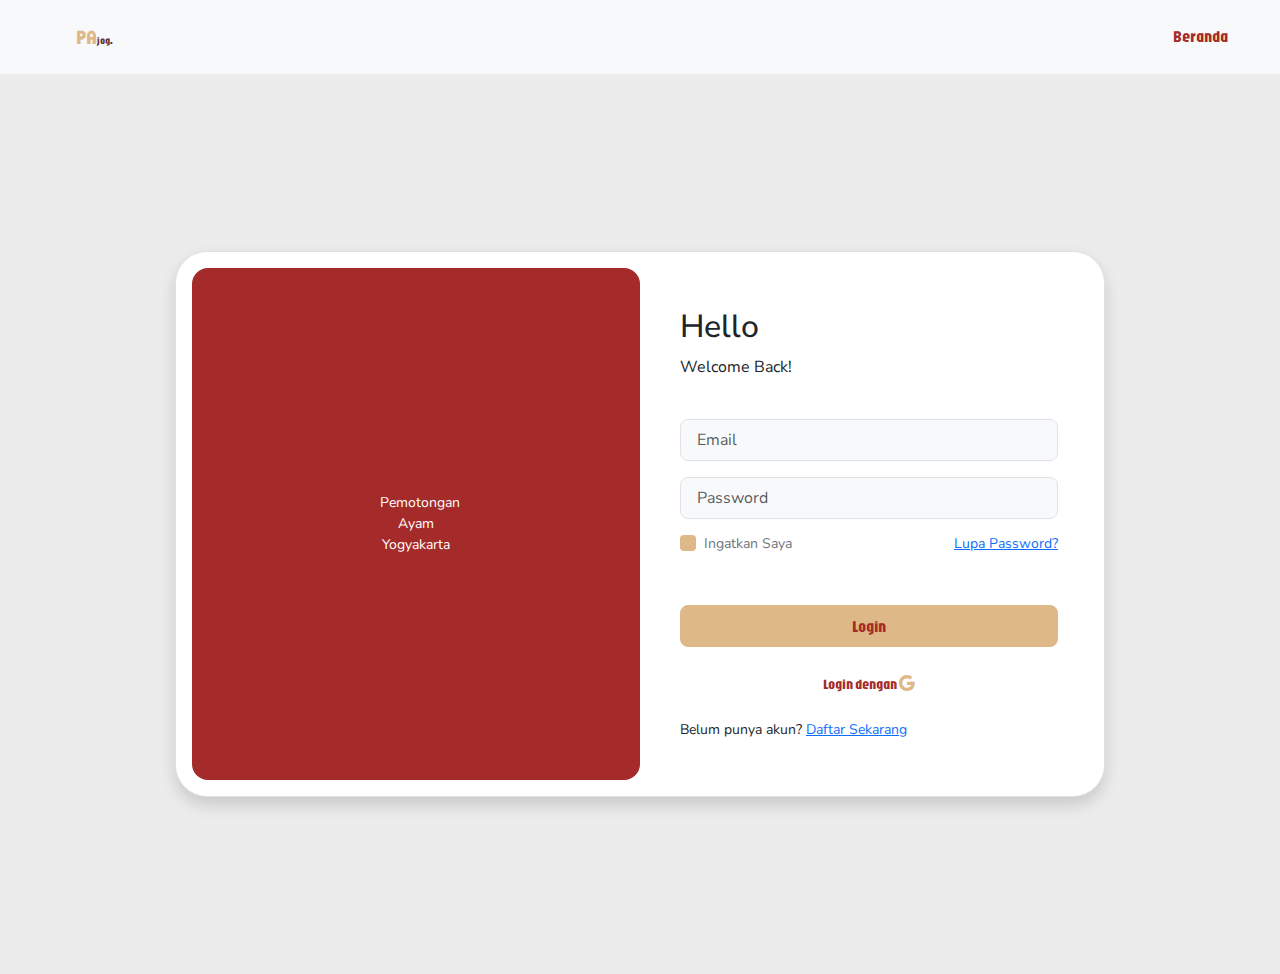
<file: login.html>
<!DOCTYPE html>
<html lang="en">
<head>
    <meta charset="UTF-8">
    <meta name="viewport" content="width=device-width, initial-scale=1.0">
    <title>Login-Pemotongan Ayam Jogja</title>
    <link href="https://cdn.jsdelivr.net/npm/bootstrap@5.3.3/dist/css/bootstrap.min.css" rel="stylesheet" 
        integrity="sha384-QWTKZyjpPEjISv5WaRU9OFeRpok6YctnYmDr5pNlyT2bRjXh0JMhjY6hW+ALEwIH" 
        crossorigin="anonymous">
    <link rel="stylesheet" href="./css/styles.css">
    <link rel="stylesheet" href="./css/login.css">
    <!--font-->
    <link rel="preconnect" href="https://fonts.googleapis.com">
    <link rel="preconnect" href="https://fonts.gstatic.com" crossorigin>
    <link href="https://fonts.googleapis.com/css2?family=Jaro:opsz@6..72&family=Poetsen+One&display=swap" rel="stylesheet">

    <link rel="preconnect" href="https://fonts.googleapis.com">
    <link rel="preconnect" href="https://fonts.gstatic.com" crossorigin>
    <link href="https://fonts.googleapis.com/css2?family=Jaro:opsz@6..72&family=Nunito+Sans:ital,opsz,wght@0,6..12,200..1000;1,6..12,200..1000&family=Poetsen+One&display=swap" rel="stylesheet">
    <link rel="stylesheet" href="https://cdn.jsdelivr.net/npm/bootstrap-icons@1.11.3/font/bootstrap-icons.min.css">
</head>
<body>
    <section>
        <nav class="navbar navbar-expand-lg bg-body-tertiary">
            <div class="container-fluid">
              <a class="navbar-brand mx-5" href="#">PA<span>jog.</span></a>
              <button class="navbar-toggler" type="button" data-bs-toggle="collapse" data-bs-target="#navbarSupportedContent" aria-controls="navbarSupportedContent" aria-expanded="false" aria-label="Toggle navigation">
                <span class="navbar-toggler-icon"></span>
              </button>
              <div class="collapse navbar-collapse" id="navbarSupportedContent">
                <ul class="navbar-nav ms-auto mb-2 mb-lg-0">
                  <li class="nav-item mx-3 nav-underline">
                    <a class="nav-link" aria-current="page" href="index.html">Beranda</a>
                  </li>
                </ul>
              </div>
            </div>
          </nav>
        </section>



        <!----------------------- Main Container -------------------------->
     <div class="container d-flex justify-content-center align-items-center min-vh-100">
      <!----------------------- Login Container -------------------------->
         <div class="row border rounded-5 p-3 bg-white shadow box-area">
      <!--------------------------- Left Box ----------------------------->
         <div class="col-md-6 rounded-4 d-flex justify-content-center align-items-center flex-column left-box" style="background: brown">
             <small class="text-white text-wrap text-center" style="width: 17rem;">Pemotongan Ayam Yogyakarta</small>
         </div> 
      <!-------------------- ------ Right Box ---------------------------->
          
         <div class="col-md-6 right-box">
            <div class="row align-items-center">
                  <div class="header-text mb-4">
                       <h2>Hello</h2>
                       <p>Welcome Back!</p>
                  </div>
                  <div class="input-group mb-3">
                      <input type="text" class="form-control form-control-lg bg-light fs-6" placeholder="Email">
                  </div>
                  <div class="input-group mb-1">
                      <input type="password" class="form-control form-control-lg bg-light fs-6" placeholder="Password">
                  </div>
                  <div class="input-group mb-5 d-flex justify-content-between">
                      <div class="form-check mt-2">
                          <input type="checkbox" class="form-check-input" id="formCheck">
                          <label for="formCheck" class="form-check-label text-secondary"><small>Ingatkan Saya</small></label>
                      </div>
                      <div class="forgot mt-2">
                          <small><a href="#">Lupa Password?</a></small>
                      </div>
                  </div>
                  <div class="input-group mb-3 ">
                      <button class="btn btn-lg w-100 fs-6">Login</button>
                  </div>
                  <div class="input-group mb-3">
                      <button class="btn btn-lg w-100 fs-6" style="background-color: white; border: none;"><small>Login dengan </small><i class="bi bi-google" style="width:20px;color: burlywood;" class="me-2"></i></button>
                  </div>
                  <div class="row">
                      <small>Belum punya akun? <a href="daftar.html">Daftar Sekarang</a></small>
                  </div>
            </div>
         </div> 
        </div>
      </div>
  
            <script src="./js/login.js"></script>
        <script src="https://cdn.jsdelivr.net/npm/bootstrap@5.3.3/dist/js/bootstrap.bundle.min.js" 
        integrity="sha384-YvpcrYf0tY3lHB60NNkmXc5s9fDVZLESaAA55NDzOxhy9GkcIdslK1eN7N6jIeHz" crossorigin="anonymous"></script>
</body>
</html>
</file>
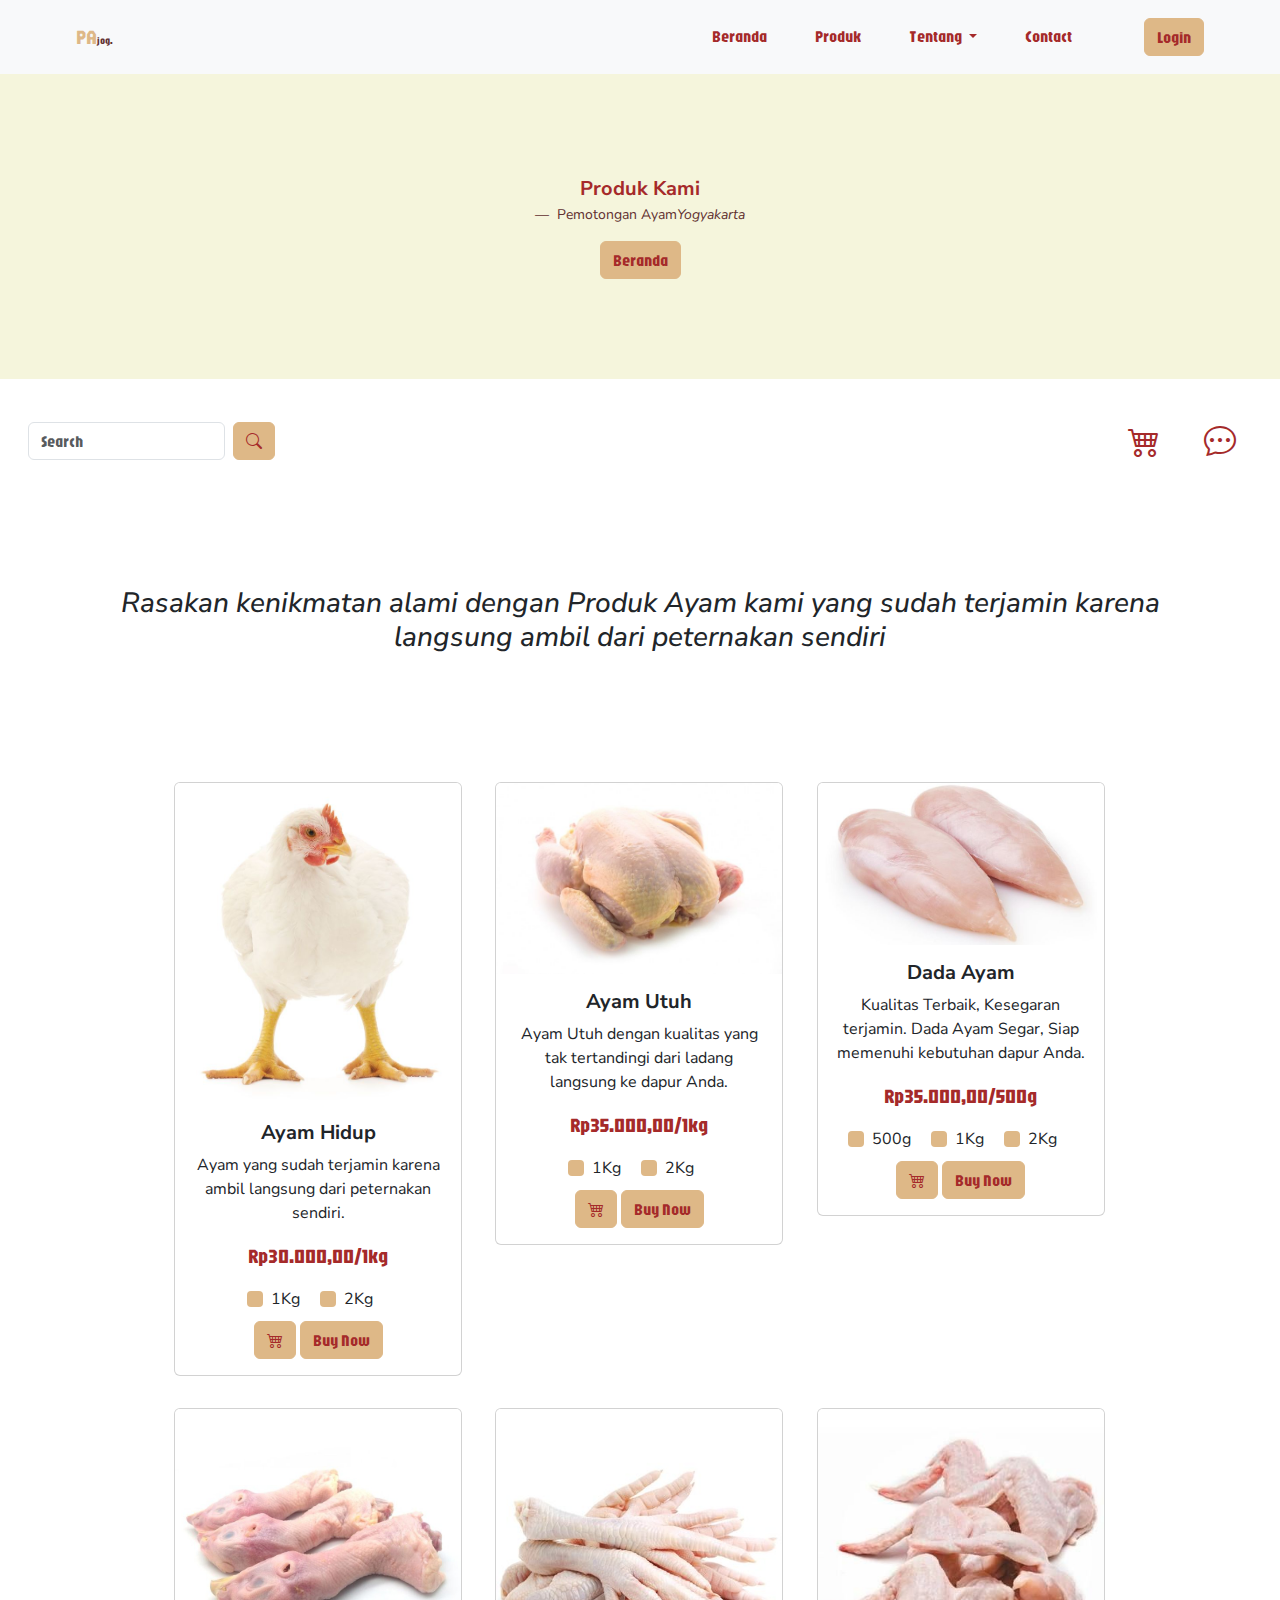
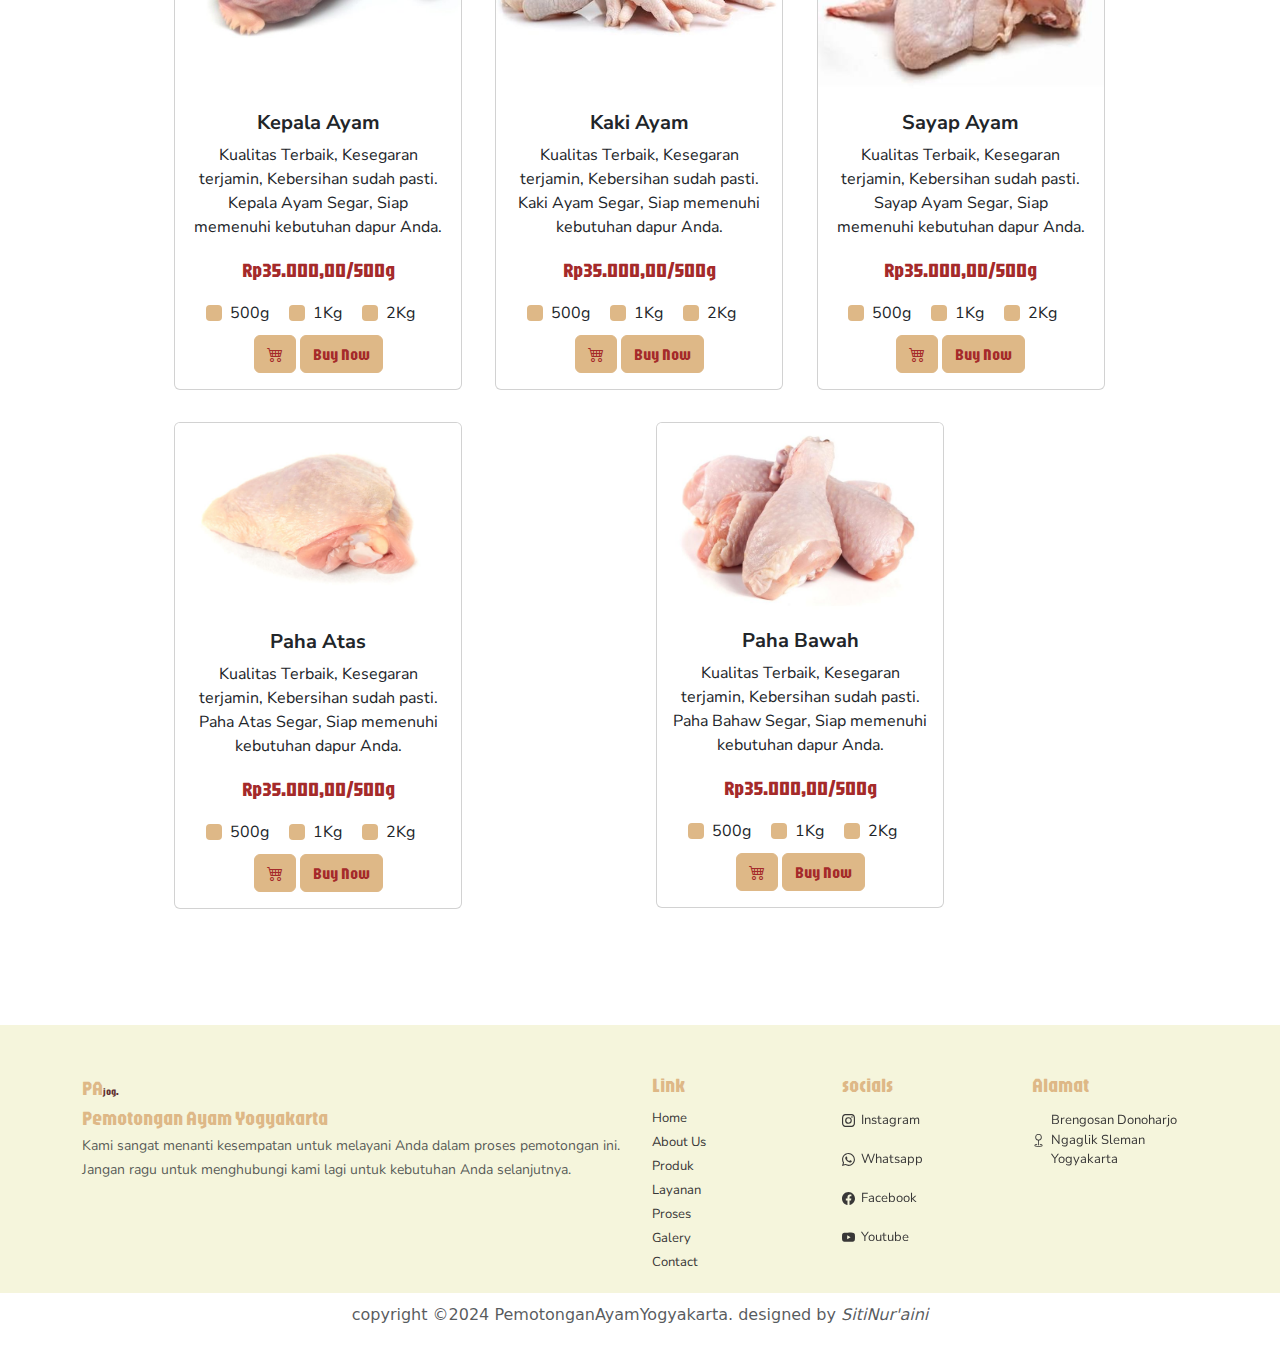
<file: produk.html>
<!DOCTYPE html>
<html lang="en">
<head>
    <meta charset="UTF-8">
    <meta name="viewport" content="width=device-width, initial-scale=1.0">
    <title>Pemotongan Ayam Jogja</title>
    <link href="https://cdn.jsdelivr.net/npm/bootstrap@5.3.3/dist/css/bootstrap.min.css" rel="stylesheet" 
        integrity="sha384-QWTKZyjpPEjISv5WaRU9OFeRpok6YctnYmDr5pNlyT2bRjXh0JMhjY6hW+ALEwIH" 
        crossorigin="anonymous">
    <link rel="stylesheet" href="./css/styles.css">
    <!--font-->
    <link rel="preconnect" href="https://fonts.googleapis.com">
    <link rel="preconnect" href="https://fonts.gstatic.com" crossorigin>
    <link href="https://fonts.googleapis.com/css2?family=Jaro:opsz@6..72&family=Poetsen+One&display=swap" rel="stylesheet">

    <link rel="preconnect" href="https://fonts.googleapis.com">
    <link rel="preconnect" href="https://fonts.gstatic.com" crossorigin>
    <link href="https://fonts.googleapis.com/css2?family=Jaro:opsz@6..72&family=Nunito+Sans:ital,opsz,wght@0,6..12,200..1000;1,6..12,200..1000&family=Poetsen+One&display=swap" rel="stylesheet">
    <link rel="stylesheet" href="https://cdn.jsdelivr.net/npm/bootstrap-icons@1.11.3/font/bootstrap-icons.min.css">
</head>
<body>
    
    <section>
        <nav class="navbar navbar-expand-lg bg-body-tertiary">
            <div class="container-fluid">
              <a class="navbar-brand mx-5" href="#">PA<span>jog.</span></a>
              <button class="navbar-toggler" type="button" data-bs-toggle="collapse" data-bs-target="#navbarSupportedContent" aria-controls="navbarSupportedContent" aria-expanded="false" aria-label="Toggle navigation">
                <span class="navbar-toggler-icon"></span>
              </button>
              <div class="collapse navbar-collapse" id="navbarSupportedContent">
                <ul class="navbar-nav ms-auto mb-2 mb-lg-0">
                  <li class="nav-item mx-3 nav-underline">
                    <a class="nav-link" aria-current="page" href="index.html">Beranda</a>
                  </li>
                  <li class="nav-item mx-3 nav-underline">
                    <a class="nav-link" href="produk.html">Produk</a>
                  </li>
                  <li class="nav-item mx-3 dropdown ">
                    <a class="nav-link dropdown-toggle" href="#" role="button" data-bs-toggle="dropdown" aria-expanded="false">
                      Tentang
                    </a>
                    <ul class="dropdown-menu ">
                      <li><a class="dropdown-item nav-underline" href="layanan.html">Layanan</a></li>
                      <li><a class="dropdown-item nav-underline" href="proses.html">Proses</a></li>
                      <li><a class="dropdown-item nav-underline" href="galery.html">Galery</a></li>
                    </ul>
                  </li>
                  <li class="nav-item mx-3 nav-underline">
                    <a class="nav-link " aria-current="page" href="contact.html">Contact</a>
                  </li>
                </ul>
                <form class="d-flex mx-5" role="login">
                  <a href="login.html" class="btn">Login</a>
                </form>
              </div>
            </div>
          </nav>
        </section>

        <section>
            <figure class="text-center p-1.5" style="background-color: beige;">
                <blockquote class="blockquote">
                  <p>Produk Kami</p>
                </blockquote>
                <figcaption class="blockquote-footer">
                    Pemotongan Ayam<cite title="Source Title">Yogyakarta</cite>
                </figcaption>
                <a href="index.html" class="btn">Beranda</a>
              </figure>
        </section>
<!--CHART-->
        <section>
          <nav class="navbar">
            <div class="container-fluid">
              <a class="navbar-brand">
              <form class="d-flex" role="search">
                <input class="form-control me-2" type="search" placeholder="Search" aria-label="Search">
                <button class="btn" type="submit"><i class="bi bi-search"></i></button>
              </form>
            </a>
            

            <button class="btn btn-primary ms-auto mx-3" style="background: none; border: none;" type="button" data-bs-toggle="offcanvas" data-bs-target="#offcanvasRight" aria-controls="offcanvasRight">
              <i class="bi bi-cart4" style="font-size: 2rem;color: brown;"></i>
            </button>
            <div class="offcanvas offcanvas-end" tabindex="-1" id="offcanvasRight" aria-labelledby="offcanvasRightLabel">
              <div class="offcanvas-header">
                <h5 class="offcanvas-title" id="offcanvasRightLabel">Keranjang Saya</h5>
                <a class="icon-contact mx-3" href="https://wa.me/+62083123656274">
                  <i class="bi bi-chat" style="font-size: 2rem;"></i></a>
                <button type="button" class="btn-close" data-bs-dismiss="offcanvas" aria-label="Close"></button>
              </div>
                  <div class="offcanvas-body">
                    <!--isi-->
                  </div>
            </div>

            <a class="icon-contact mx-3" href="https://wa.me/+62083123656274">
              <i class="bi bi-chat-dots" style="font-size: 2rem;"></i></a>
          </div>
          </nav>
        </section>
<!--end chart-->
        <section>
          
            <div class="container-fluid">
                <h3 class="text-center pb-1"><em>Rasakan kenikmatan alami dengan Produk Ayam kami 
                    yang sudah terjamin karena langsung ambil dari peternakan sendiri</em></h3>
            </div>
            <div class="container text-center">
                <div class="row">
                  <div class="col p-3">
                    <div class="card" style="width: 18rem;">
                        <img src="./img/ayam.jpg" class="card-img-top" alt="">
                        <div class="card-body">
                          <h5 class="card-title">Ayam Hidup</h5>
                          <p class="card-text">Ayam yang sudah terjamin karena ambil langsung dari peternakan sendiri.</p>
                          <p class="kontainer-left">Rp30.000,00/1kg</p>
                          
                          <div class="form-check form-check-inline">
                            <input class="form-check-input" type="checkbox" id="inlineCheckbox2" value="option2">
                            <label class="form-check-label" for="inlineCheckbox2">1Kg</label>
                          </div>
                          <div class="form-check form-check-inline">
                            <input class="form-check-input" type="checkbox" id="inlineCheckbox2" value="option2">
                            <label class="form-check-label" for="inlineCheckbox2">2Kg</label>
                          </div> 

                          <br><a href="#" class="btn mt-2"><i class="bi bi-cart4" style="font-size: 1rem;color: brown;"></i></a>
                          <a href="formPesan.html" class="btn mt-2">Buy Now</a>
                        </div>
                      </div>
                  </div>
                  <div class="col p-3">
                    <div class="card" style="width: 18rem;">
                        <img src="./img/utuh.jpg" class="card-img-top" alt="">
                        <div class="card-body">
                          <h5 class="card-title">Ayam Utuh</h5>
                          <p class="card-text">Ayam Utuh dengan kualitas yang tak tertandingi dari ladang langsung ke dapur Anda.</p>
                          <p class="kontainer-left">Rp35.000,00/1kg</p> 

                          <div class="form-check form-check-inline">
                            <input class="form-check-input" type="checkbox" id="inlineCheckbox2" value="option2">
                            <label class="form-check-label" for="inlineCheckbox2">1Kg</label>
                          </div>
                          <div class="form-check form-check-inline">
                            <input class="form-check-input" type="checkbox" id="inlineCheckbox2" value="option2">
                            <label class="form-check-label" for="inlineCheckbox2">2Kg</label>
                          </div>   

                          <br><a href="#" class="btn mt-2"><i class="bi bi-cart4" style="font-size: 1rem;color: brown;"></i></a>
                          <a href="formPesan.html" class="btn mt-2">Buy Now</a>
                        </div>
                      </div>
                  </div>
                  <div class="col p-3">
                    <div class="card" style="width: 18rem;">
                        <img src="./img/dada.jpg" class="card-img-top" alt="">
                        <div class="card-body">
                          <h5 class="card-title">Dada Ayam</h5>
                          <p class="card-text">Kualitas Terbaik, Kesegaran terjamin. Dada Ayam Segar, Siap memenuhi kebutuhan dapur Anda.</p>
                          <p class="kontainer-left">Rp35.000,00/500g</p>

                          <div class="form-check form-check-inline">
                            <input class="form-check-input" type="checkbox" id="inlineCheckbox1" value="option1">
                            <label class="form-check-label" for="inlineCheckbox1">500g</label>
                          </div>
                          <div class="form-check form-check-inline">
                            <input class="form-check-input" type="checkbox" id="inlineCheckbox2" value="option2">
                            <label class="form-check-label" for="inlineCheckbox2">1Kg</label>
                          </div>
                          <div class="form-check form-check-inline">
                            <input class="form-check-input" type="checkbox" id="inlineCheckbox2" value="option2">
                            <label class="form-check-label" for="inlineCheckbox2">2Kg</label>
                          </div> 

                          <br><a href="#" class="btn mt-2"><i class="bi bi-cart4" style="font-size: 1rem;color: brown;"></i></a>
                          <a href="formPesan.html" class="btn mt-2">Buy Now</a>
                        </div>
                      </div>
                  </div>
                </div>

                <div class="row">
                  <div class="col p-3">
                    <div class="card" style="width: 18rem;">
                        <img src="./img/kepala-ayam.jpg" class="card-img-top" alt="">
                        <div class="card-body">
                          <h5 class="card-title">Kepala Ayam</h5>
                          <p class="card-text">Kualitas Terbaik, Kesegaran terjamin, Kebersihan sudah pasti. Kepala Ayam Segar, Siap memenuhi kebutuhan dapur Anda.</p>
                          <p class="kontainer-left">Rp35.000,00/500g</p>
                          
                          <div class="form-check form-check-inline">
                            <input class="form-check-input" type="checkbox" id="inlineCheckbox1" value="option1">
                            <label class="form-check-label" for="inlineCheckbox1">500g</label>
                          </div>
                          <div class="form-check form-check-inline">
                            <input class="form-check-input" type="checkbox" id="inlineCheckbox2" value="option2">
                            <label class="form-check-label" for="inlineCheckbox2">1Kg</label>
                          </div>
                          <div class="form-check form-check-inline">
                            <input class="form-check-input" type="checkbox" id="inlineCheckbox2" value="option2">
                            <label class="form-check-label" for="inlineCheckbox2">2Kg</label>
                          </div> 

                          <br><a href="#" class="btn mt-2"><i class="bi bi-cart4" style="font-size: 1rem;color: brown;"></i></a>
                          <a href="formPesan.html" class="btn mt-2">Buy Now</a>
                        </div>
                      </div>
                  </div>
                  <div class="col p-3">
                    <div class="card" style="width: 18rem;">
                        <img src="./img/kaki.jpg" class="card-img-top" alt="">
                        <div class="card-body">
                          <h5 class="card-title">Kaki Ayam</h5>
                          <p class="card-text">Kualitas Terbaik, Kesegaran terjamin, Kebersihan sudah pasti. Kaki Ayam Segar, Siap memenuhi kebutuhan dapur Anda.</p>
                          <p class="kontainer-left">Rp35.000,00/500g</p>

                          <div class="form-check form-check-inline">
                            <input class="form-check-input" type="checkbox" id="inlineCheckbox1" value="option1">
                            <label class="form-check-label" for="inlineCheckbox1">500g</label>
                          </div>
                          <div class="form-check form-check-inline">
                            <input class="form-check-input" type="checkbox" id="inlineCheckbox2" value="option2">
                            <label class="form-check-label" for="inlineCheckbox2">1Kg</label>
                          </div>
                          <div class="form-check form-check-inline">
                            <input class="form-check-input" type="checkbox" id="inlineCheckbox2" value="option2">
                            <label class="form-check-label" for="inlineCheckbox2">2Kg</label>
                          </div> 

                          <br><a href="#" class="btn mt-2"><i class="bi bi-cart4" style="font-size: 1rem;color: brown;"></i></a>
                          <a href="formPesan.html" class="btn mt-2">Buy Now</a>
                        </div>
                      </div>
                  </div>
                  <div class="col p-3">
                    <div class="card" style="width: 18rem;">
                        <img src="./img/sayap.jpg" class="card-img-top" alt="">
                        <div class="card-body">
                          <h5 class="card-title">Sayap Ayam</h5>
                          <p class="card-text">Kualitas Terbaik, Kesegaran terjamin, Kebersihan sudah pasti. Sayap Ayam Segar, Siap memenuhi kebutuhan dapur Anda.</p>
                          <p class="kontainer-left">Rp35.000,00/500g</p>

                          <div class="form-check form-check-inline">
                            <input class="form-check-input" type="checkbox" id="inlineCheckbox1" value="option1">
                            <label class="form-check-label" for="inlineCheckbox1">500g</label>
                          </div>
                          <div class="form-check form-check-inline">
                            <input class="form-check-input" type="checkbox" id="inlineCheckbox2" value="option2">
                            <label class="form-check-label" for="inlineCheckbox2">1Kg</label>
                          </div>
                          <div class="form-check form-check-inline">
                            <input class="form-check-input" type="checkbox" id="inlineCheckbox2" value="option2">
                            <label class="form-check-label" for="inlineCheckbox2">2Kg</label>
                          </div> 

                          <br><a href="#" class="btn mt-2"><i class="bi bi-cart4" style="font-size: 1rem;color: brown;"></i></a>
                          <a href="formPesan.html" class="btn mt-2">Buy Now</a>
                        </div>
                      </div>
                  </div>
                </div>

                <div class="row">
                    <div class="col p-3">
                      <div class="card" style="width: 18rem;">
                          <img src="./img/paha atas.jpg" class="card-img-top" alt="">
                          <div class="card-body">
                            <h5 class="card-title">Paha Atas</h5>
                            <p class="card-text">Kualitas Terbaik, Kesegaran terjamin, Kebersihan sudah pasti. Paha Atas Segar, Siap memenuhi kebutuhan dapur Anda.</p>
                            <p class="kontainer-left">Rp35.000,00/500g</p>

                            <div class="form-check form-check-inline">
                              <input class="form-check-input" type="checkbox" id="inlineCheckbox1" value="option1">
                              <label class="form-check-label" for="inlineCheckbox1">500g</label>
                            </div>
                            <div class="form-check form-check-inline">
                              <input class="form-check-input" type="checkbox" id="inlineCheckbox2" value="option2">
                              <label class="form-check-label" for="inlineCheckbox2">1Kg</label>
                            </div>
                            <div class="form-check form-check-inline">
                              <input class="form-check-input" type="checkbox" id="inlineCheckbox2" value="option2">
                              <label class="form-check-label" for="inlineCheckbox2">2Kg</label>
                            </div> 

                            <br><a href="#" class="btn mt-2"><i class="bi bi-cart4" style="font-size: 1rem;color: brown;"></i></a>
                            <a href="formPesan.html" class="btn mt-2">Buy Now</a>
                          </div>
                        </div>
                    </div>
                    <div class="col p-3">
                      <div class="card" style="width: 18rem;">
                          <img src="./img/paha ui.jpg" class="card-img-top" alt="">
                          <div class="card-body">
                            <h5 class="card-title">Paha Bawah</h5>
                            <p class="card-text">Kualitas Terbaik, Kesegaran terjamin, Kebersihan sudah pasti. Paha Bahaw Segar, Siap memenuhi kebutuhan dapur Anda.</p>
                            <p class="kontainer-left">Rp35.000,00/500g</p>

                            <div class="form-check form-check-inline">
                              <input class="form-check-input" type="checkbox" id="inlineCheckbox1" value="option1">
                              <label class="form-check-label" for="inlineCheckbox1">500g</label>
                            </div>
                            <div class="form-check form-check-inline">
                              <input class="form-check-input" type="checkbox" id="inlineCheckbox2" value="option2">
                              <label class="form-check-label" for="inlineCheckbox2">1Kg</label>
                            </div>
                            <div class="form-check form-check-inline">
                              <input class="form-check-input" type="checkbox" id="inlineCheckbox2" value="option2">
                              <label class="form-check-label" for="inlineCheckbox2">2Kg</label>
                            </div> 

                            <br><a href="#" class="btn mt-2"><i class="bi bi-cart4" style="font-size: 1rem;color: brown;"></i></a>
                            <a href="formPesan.html" class="btn mt-2">Buy Now</a>
                          </div>
                        </div>
                    </div>
                  </div>
              </div>
        </section>

        <section>
            <div class="card-footer text-body-secondary">
              <div class="container text-start">
                <div class="row">
                  <div class="col-sm-6">
                    <a class="navbar-brand" href="#">PA<span>jog.</span><br>Pemotongan Ayam Yogyakarta</a>
                      <p><small>Kami sangat menanti kesempatan untuk melayani Anda dalam proses pemotongan ini. 
                        Jangan ragu untuk menghubungi kami lagi untuk kebutuhan Anda selanjutnya.</small></p>
                  </div>
    
                  <div class="col-sm-2">
                    <h5 class="navbar-brand" >Link</h5>
                    <a class="link-offset-2 link-underline link-underline-opacity-0" href="index.html">Home</a>
                    <br><a class="link-offset-2 link-underline link-underline-opacity-0" href="index.html">About Us</a>
                    <br><a class="link-offset-2 link-underline link-underline-opacity-0" href="produk.html">Produk</a>
                    <br><a class="link-offset-2 link-underline link-underline-opacity-0" href="layanan.html">Layanan</a>
                    <br><a class="link-offset-2 link-underline link-underline-opacity-0" href="proses.html">Proses</a>
                    <br><a class="link-offset-2 link-underline link-underline-opacity-0" href="galery.html">Galery</a>
                    <br><a class="link-offset-2 link-underline link-underline-opacity-0" href="contact.html">Contact</a>
                  </div>
    
                  <div class="col-sm-2">
                    <h5 class="navbar-brand" >socials</h5>
                      <a class="icon-link" href="https://www.instagram.com/eni0oo/?hl=id">
                        <svg xmlns="http://www.w3.org/2000/svg" width="16" height="16" fill="currentColor" class="bi bi-instagram" viewBox="0 0 16 16">
                          <path d="M8 0C5.829 0 5.556.01 4.703.048 3.85.088 3.269.222 2.76.42a3.9 3.9 0 0 0-1.417.923A3.9 3.9 0 0 0 .42 2.76C.222 3.268.087 3.85.048 4.7.01 5.555 0 5.827 0 8.001c0 2.172.01 2.444.048 3.297.04.852.174 1.433.372 1.942.205.526.478.972.923 1.417.444.445.89.719 1.416.923.51.198 1.09.333 1.942.372C5.555 15.99 5.827 16 8 16s2.444-.01 3.298-.048c.851-.04 1.434-.174 1.943-.372a3.9 3.9 0 0 0 1.416-.923c.445-.445.718-.891.923-1.417.197-.509.332-1.09.372-1.942C15.99 10.445 16 10.173 16 8s-.01-2.445-.048-3.299c-.04-.851-.175-1.433-.372-1.941a3.9 3.9 0 0 0-.923-1.417A3.9 3.9 0 0 0 13.24.42c-.51-.198-1.092-.333-1.943-.372C10.443.01 10.172 0 7.998 0zm-.717 1.442h.718c2.136 0 2.389.007 3.232.046.78.035 1.204.166 1.486.275.373.145.64.319.92.599s.453.546.598.92c.11.281.24.705.275 1.485.039.843.047 1.096.047 3.231s-.008 2.389-.047 3.232c-.035.78-.166 1.203-.275 1.485a2.5 2.5 0 0 1-.599.919c-.28.28-.546.453-.92.598-.28.11-.704.24-1.485.276-.843.038-1.096.047-3.232.047s-2.39-.009-3.233-.047c-.78-.036-1.203-.166-1.485-.276a2.5 2.5 0 0 1-.92-.598 2.5 2.5 0 0 1-.6-.92c-.109-.281-.24-.705-.275-1.485-.038-.843-.046-1.096-.046-3.233s.008-2.388.046-3.231c.036-.78.166-1.204.276-1.486.145-.373.319-.64.599-.92s.546-.453.92-.598c.282-.11.705-.24 1.485-.276.738-.034 1.024-.044 2.515-.045zm4.988 1.328a.96.96 0 1 0 0 1.92.96.96 0 0 0 0-1.92m-4.27 1.122a4.109 4.109 0 1 0 0 8.217 4.109 4.109 0 0 0 0-8.217m0 1.441a2.667 2.667 0 1 1 0 5.334 2.667 2.667 0 0 1 0-5.334"/>
                        </svg>Instagram
                      </a>
                      <br><a class="icon-link" href="https://wa.me/+62083123656274">
                        <svg xmlns="http://www.w3.org/2000/svg" width="16" height="16" fill="currentColor" class="bi bi-whatsapp" viewBox="0 0 16 16">
                          <path d="M13.601 2.326A7.85 7.85 0 0 0 7.994 0C3.627 0 .068 3.558.064 7.926c0 1.399.366 2.76 1.057 3.965L0 16l4.204-1.102a7.9 7.9 0 0 0 3.79.965h.004c4.368 0 7.926-3.558 7.93-7.93A7.9 7.9 0 0 0 13.6 2.326zM7.994 14.521a6.6 6.6 0 0 1-3.356-.92l-.24-.144-2.494.654.666-2.433-.156-.251a6.56 6.56 0 0 1-1.007-3.505c0-3.626 2.957-6.584 6.591-6.584a6.56 6.56 0 0 1 4.66 1.931 6.56 6.56 0 0 1 1.928 4.66c-.004 3.639-2.961 6.592-6.592 6.592m3.615-4.934c-.197-.099-1.17-.578-1.353-.646-.182-.065-.315-.099-.445.099-.133.197-.513.646-.627.775-.114.133-.232.148-.43.05-.197-.1-.836-.308-1.592-.985-.59-.525-.985-1.175-1.103-1.372-.114-.198-.011-.304.088-.403.087-.088.197-.232.296-.346.1-.114.133-.198.198-.33.065-.134.034-.248-.015-.347-.05-.099-.445-1.076-.612-1.47-.16-.389-.323-.335-.445-.34-.114-.007-.247-.007-.38-.007a.73.73 0 0 0-.529.247c-.182.198-.691.677-.691 1.654s.71 1.916.81 2.049c.098.133 1.394 2.132 3.383 2.992.47.205.84.326 1.129.418.475.152.904.129 1.246.08.38-.058 1.171-.48 1.338-.943.164-.464.164-.86.114-.943-.049-.084-.182-.133-.38-.232"/>
                        </svg>Whatsapp
                      </a>
                      <br><a class="icon-link" href="#">
                        <svg xmlns="http://www.w3.org/2000/svg" width="16" height="16" fill="currentColor" class="bi bi-facebook" viewBox="0 0 16 16">
                          <path d="M16 8.049c0-4.446-3.582-8.05-8-8.05C3.58 0-.002 3.603-.002 8.05c0 4.017 2.926 7.347 6.75 7.951v-5.625h-2.03V8.05H6.75V6.275c0-2.017 1.195-3.131 3.022-3.131.876 0 1.791.157 1.791.157v1.98h-1.009c-.993 0-1.303.621-1.303 1.258v1.51h2.218l-.354 2.326H9.25V16c3.824-.604 6.75-3.934 6.75-7.951"/>
                        </svg>Facebook
                      </a>
                      <br><a class="icon-link" href="#">
                        <svg xmlns="http://www.w3.org/2000/svg" width="16" height="16" fill="currentColor" class="bi bi-youtube" viewBox="0 0 16 16">
                          <path d="M8.051 1.999h.089c.822.003 4.987.033 6.11.335a2.01 2.01 0 0 1 1.415 1.42c.101.38.172.883.22 1.402l.01.104.022.26.008.104c.065.914.073 1.77.074 1.957v.075c-.001.194-.01 1.108-.082 2.06l-.008.105-.009.104c-.05.572-.124 1.14-.235 1.558a2.01 2.01 0 0 1-1.415 1.42c-1.16.312-5.569.334-6.18.335h-.142c-.309 0-1.587-.006-2.927-.052l-.17-.006-.087-.004-.171-.007-.171-.007c-1.11-.049-2.167-.128-2.654-.26a2.01 2.01 0 0 1-1.415-1.419c-.111-.417-.185-.986-.235-1.558L.09 9.82l-.008-.104A31 31 0 0 1 0 7.68v-.123c.002-.215.01-.958.064-1.778l.007-.103.003-.052.008-.104.022-.26.01-.104c.048-.519.119-1.023.22-1.402a2.01 2.01 0 0 1 1.415-1.42c.487-.13 1.544-.21 2.654-.26l.17-.007.172-.006.086-.003.171-.007A100 100 0 0 1 7.858 2zM6.4 5.209v4.818l4.157-2.408z"/>
                        </svg>Youtube
                      </a>
                  </div>
    
                  <div class="col-sm-2">
                    <h5 class="navbar-brand">Alamat</h5>
                    <a class="icon-link" href="#">
                      <svg xmlns="http://www.w3.org/2000/svg" width="16" height="16" fill="currentColor" class="bi bi-geo" viewBox="0 0 16 16">
                        <path fill-rule="evenodd" d="M8 1a3 3 0 1 0 0 6 3 3 0 0 0 0-6M4 4a4 4 0 1 1 4.5 3.969V13.5a.5.5 0 0 1-1 0V7.97A4 4 0 0 1 4 3.999zm2.493 8.574a.5.5 0 0 1-.411.575c-.712.118-1.28.295-1.655.493a1.3 1.3 0 0 0-.37.265.3.3 0 0 0-.057.09V14l.002.008.016.033a.6.6 0 0 0 .145.15c.165.13.435.27.813.395.751.25 1.82.414 3.024.414s2.273-.163 3.024-.414c.378-.126.648-.265.813-.395a.6.6 0 0 0 .146-.15l.015-.033L12 14v-.004a.3.3 0 0 0-.057-.09 1.3 1.3 0 0 0-.37-.264c-.376-.198-.943-.375-1.655-.493a.5.5 0 1 1 .164-.986c.77.127 1.452.328 1.957.594C12.5 13 13 13.4 13 14c0 .426-.26.752-.544.977-.29.228-.68.413-1.116.558-.878.293-2.059.465-3.34.465s-2.462-.172-3.34-.465c-.436-.145-.826-.33-1.116-.558C3.26 14.752 3 14.426 3 14c0-.599.5-1 .961-1.243.505-.266 1.187-.467 1.957-.594a.5.5 0 0 1 .575.411"/>
                      </svg>Brengosan Donoharjo Ngaglik Sleman Yogyakarta
                    </a>
                  </div>
                </div>
              </div>
              <p class="footer-bottom">copyright &copy;2024 PemotonganAyamYogyakarta. designed by <span><em>SitiNur'aini</em></span></p>
            </div>
          </section>
        <!--js-->
    
        <script src="https://cdn.jsdelivr.net/npm/bootstrap@5.3.3/dist/js/bootstrap.bundle.min.js" 
        integrity="sha384-YvpcrYf0tY3lHB60NNkmXc5s9fDVZLESaAA55NDzOxhy9GkcIdslK1eN7N6jIeHz" crossorigin="anonymous"></script>
</body>
</html>
</file>
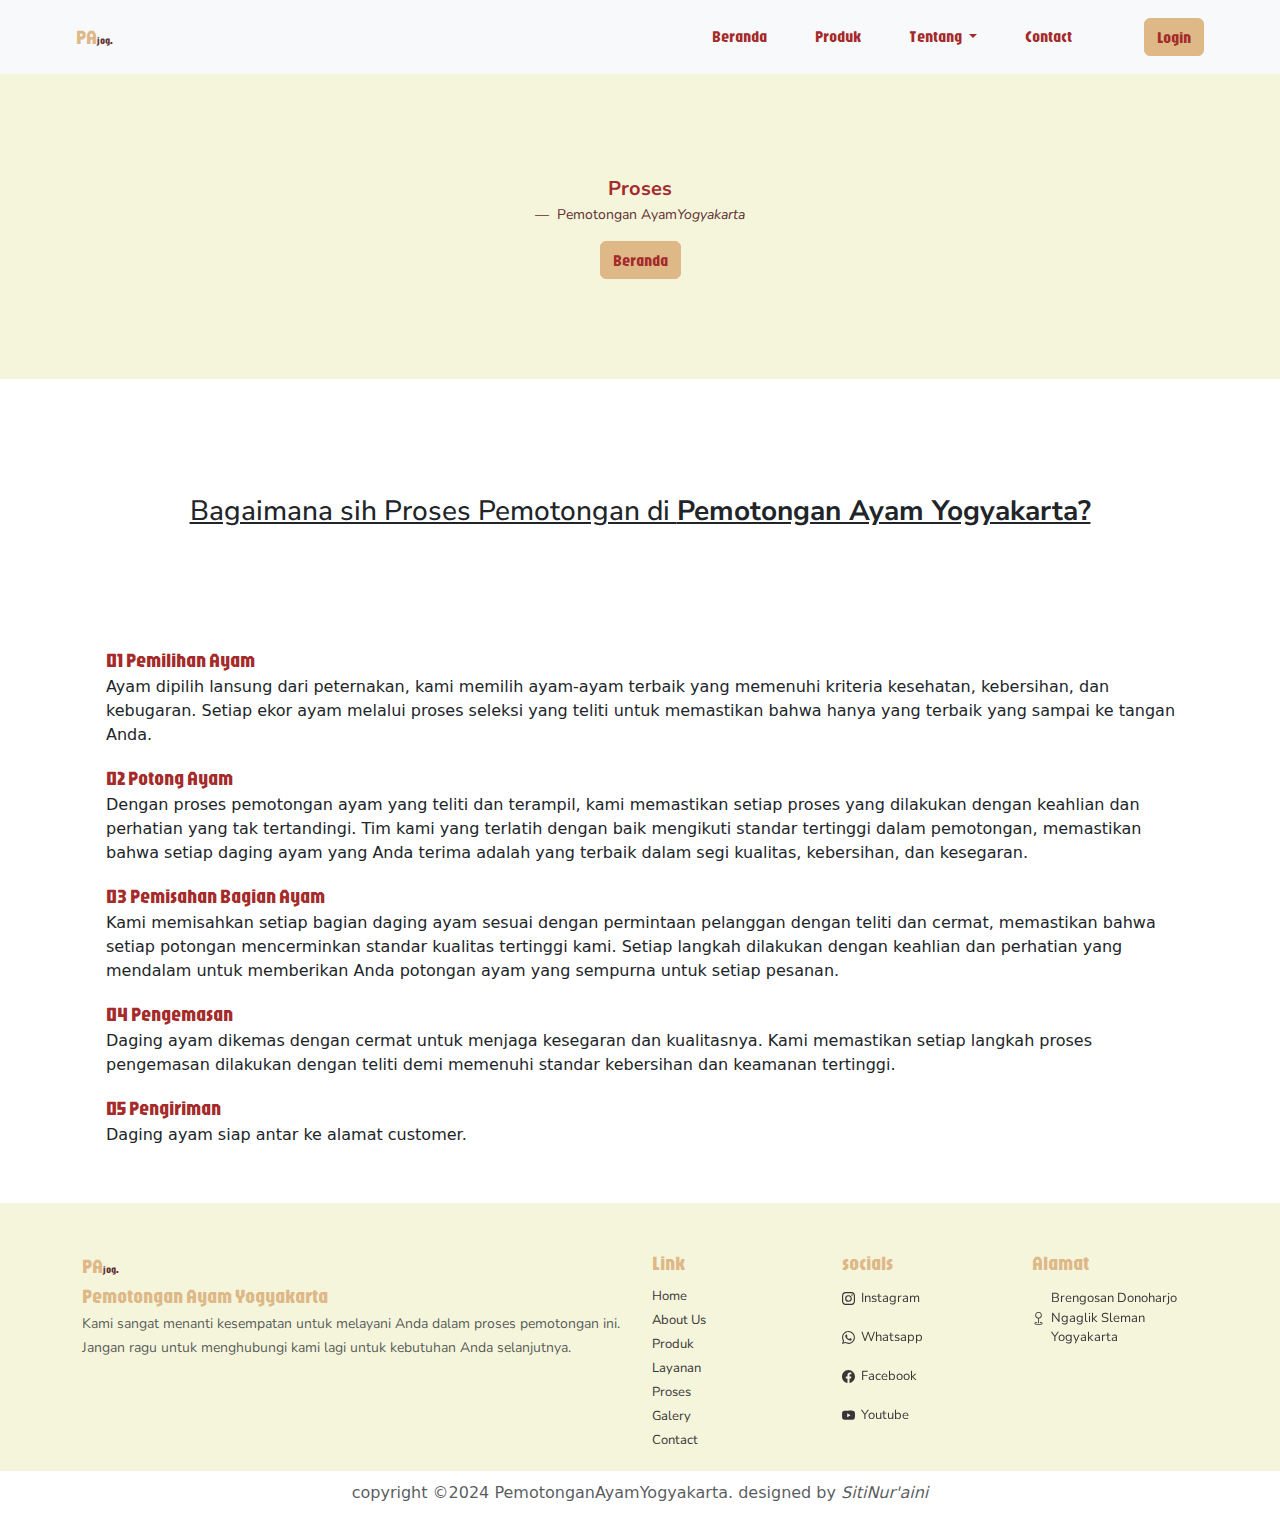
<file: proses.html>
<!DOCTYPE html>
<html lang="en">
<head>
    <meta charset="UTF-8">
    <meta name="viewport" content="width=device-width, initial-scale=1.0">
    <title>Pemotongan Ayam Jogja</title>
    <link href="https://cdn.jsdelivr.net/npm/bootstrap@5.3.3/dist/css/bootstrap.min.css" rel="stylesheet" 
        integrity="sha384-QWTKZyjpPEjISv5WaRU9OFeRpok6YctnYmDr5pNlyT2bRjXh0JMhjY6hW+ALEwIH" 
        crossorigin="anonymous">
    <link rel="stylesheet" href="./css/styles.css">
    <!--font-->
    <link rel="preconnect" href="https://fonts.googleapis.com">
    <link rel="preconnect" href="https://fonts.gstatic.com" crossorigin>
    <link href="https://fonts.googleapis.com/css2?family=Jaro:opsz@6..72&family=Poetsen+One&display=swap" rel="stylesheet">

    <link rel="preconnect" href="https://fonts.googleapis.com">
    <link rel="preconnect" href="https://fonts.gstatic.com" crossorigin>
    <link href="https://fonts.googleapis.com/css2?family=Jaro:opsz@6..72&family=Nunito+Sans:ital,opsz,wght@0,6..12,200..1000;1,6..12,200..1000&family=Poetsen+One&display=swap" rel="stylesheet">
</head>
<body>
    <section>
        <nav class="navbar navbar-expand-lg bg-body-tertiary">
            <div class="container-fluid">
              <a class="navbar-brand mx-5" href="#">PA<span>jog.</span></a>
              <button class="navbar-toggler" type="button" data-bs-toggle="collapse" data-bs-target="#navbarSupportedContent" aria-controls="navbarSupportedContent" aria-expanded="false" aria-label="Toggle navigation">
                <span class="navbar-toggler-icon"></span>
              </button>
              <div class="collapse navbar-collapse" id="navbarSupportedContent">
                <ul class="navbar-nav ms-auto mb-2 mb-lg-0">
                  <li class="nav-item mx-3 nav-underline">
                    <a class="nav-link" aria-current="page" href="index.html">Beranda</a>
                  </li>
                  <li class="nav-item mx-3 nav-underline">
                    <a class="nav-link" href="produk.html">Produk</a>
                  </li>
                  <li class="nav-item mx-3 dropdown ">
                    <a class="nav-link dropdown-toggle" href="#" role="button" data-bs-toggle="dropdown" aria-expanded="false">
                      Tentang
                    </a>
                    <ul class="dropdown-menu ">
                      <li><a class="dropdown-item nav-underline" href="layanan.html">Layanan</a></li>
                      <li><a class="dropdown-item nav-underline" href="proses.html\">Proses</a></li>
                      <li><a class="dropdown-item nav-underline" href="galery.html">Galery</a></li>
                    </ul>
                  </li>
                  <li class="nav-item mx-3 nav-underline">
                    <a class="nav-link " aria-current="page" href="contact.html">Contact</a>
                  </li>
                </ul>
                <form class="d-flex mx-5" role="login">
                  <a href="login.html" class="btn">Login</a>
                </form>
              </div>
            </div>
          </nav>
        </section>

        <section>
            <figure class="text-center p-1.5" style="background-color: beige;">
                <blockquote class="blockquote">
                  <p>Proses</p>
                </blockquote>
                <figcaption class="blockquote-footer">
                    Pemotongan Ayam<cite title="Source Title">Yogyakarta</cite>
                </figcaption>
                <a href="index.html" class="btn">Beranda</a>
              </figure>
        </section>

        <section>
            <div class="container-fluid">
                <h3 class="text-center"><u>Bagaimana sih Proses Pemotongan di <strong>Pemotongan Ayam Yogyakarta?</strong></u></h3>
              </div>

              <div id="about"class="container text-right">
              <ol class="list-group">
                <li class="list-group-item d-flex justify-content-between align-items-start">
                  <div class="ms-2 me-auto">
                    <div class="fw-bold kontainer-left">01 Pemilihan Ayam</div>
                    Ayam dipilih lansung dari peternakan, kami memilih ayam-ayam terbaik yang memenuhi kriteria kesehatan, kebersihan, dan kebugaran. 
                    Setiap ekor ayam melalui proses seleksi yang teliti untuk memastikan bahwa hanya yang terbaik yang sampai ke tangan Anda.
                  </div>
                </li>
                <li class="list-group-item d-flex justify-content-between align-items-start">
                  <div class="ms-2 me-auto">
                    <div class="fw-bold kontainer-left">02 Potong Ayam</div>
                    Dengan proses pemotongan ayam yang teliti dan terampil, kami memastikan setiap proses yang dilakukan dengan keahlian 
                    dan perhatian yang tak tertandingi. Tim kami yang terlatih dengan baik mengikuti standar tertinggi dalam pemotongan, 
                    memastikan bahwa setiap daging ayam yang Anda terima adalah yang terbaik dalam segi kualitas, kebersihan, dan kesegaran.
                  </div>
                </li>
                <li class="list-group-item d-flex justify-content-between align-items-start">
                  <div class="ms-2 me-auto">
                    <div class="fw-bold kontainer-left">03 Pemisahan Bagian Ayam</div>
                    Kami memisahkan setiap bagian daging ayam sesuai dengan permintaan pelanggan dengan teliti dan cermat, 
                    memastikan bahwa setiap potongan mencerminkan standar kualitas tertinggi kami. 
                    Setiap langkah dilakukan dengan keahlian dan perhatian yang mendalam untuk memberikan Anda potongan ayam yang sempurna untuk setiap pesanan.
                  </div>
                </li>
                <li class="list-group-item d-flex justify-content-between align-items-start">
                  <div class="ms-2 me-auto">
                    <div class="fw-bold kontainer-left">04 Pengemasan</div>
                    Daging ayam dikemas dengan cermat untuk menjaga kesegaran dan kualitasnya. Kami memastikan setiap langkah
                    proses pengemasan dilakukan dengan teliti demi memenuhi standar kebersihan dan keamanan tertinggi.
                  </div>
                </li>
                <li class="list-group-item d-flex justify-content-between align-items-start">
                  <div class="ms-2 me-auto pb-5">
                    <div class="fw-bold kontainer-left">05 Pengiriman</div>
                    Daging ayam siap antar ke alamat customer.
                  </div>
                </li>
              </ol>
            </div>
        </section>

        <section>
            <div class="card-footer text-body-secondary">
              <div class="container text-start">
                <div class="row">
                  <div class="col-sm-6">
                    <a class="navbar-brand" href="#">PA<span>jog.</span><br>Pemotongan Ayam Yogyakarta</a>
                      <p><small>Kami sangat menanti kesempatan untuk melayani Anda dalam proses pemotongan ini. 
                        Jangan ragu untuk menghubungi kami lagi untuk kebutuhan Anda selanjutnya.</small></p>
                  </div>
    
                  <div class="col-sm-2">
                    <h5 class="navbar-brand" >Link</h5>
                    <a class="link-offset-2 link-underline link-underline-opacity-0" href="index.html">Home</a>
                    <br><a class="link-offset-2 link-underline link-underline-opacity-0" href="index.html">About Us</a>
                    <br><a class="link-offset-2 link-underline link-underline-opacity-0" href="produk.html">Produk</a>
                    <br><a class="link-offset-2 link-underline link-underline-opacity-0" href="layanan.html">Layanan</a>
                    <br><a class="link-offset-2 link-underline link-underline-opacity-0" href="proses.html">Proses</a>
                    <br><a class="link-offset-2 link-underline link-underline-opacity-0" href="galery.html">Galery</a>
                    <br><a class="link-offset-2 link-underline link-underline-opacity-0" href="contact.html">Contact</a>
                  </div>
    
                  <div class="col-sm-2">
                    <h5 class="navbar-brand" >socials</h5>
                      <a class="icon-link" href="https://www.instagram.com/eni0oo/?hl=id">
                        <svg xmlns="http://www.w3.org/2000/svg" width="16" height="16" fill="currentColor" class="bi bi-instagram" viewBox="0 0 16 16">
                          <path d="M8 0C5.829 0 5.556.01 4.703.048 3.85.088 3.269.222 2.76.42a3.9 3.9 0 0 0-1.417.923A3.9 3.9 0 0 0 .42 2.76C.222 3.268.087 3.85.048 4.7.01 5.555 0 5.827 0 8.001c0 2.172.01 2.444.048 3.297.04.852.174 1.433.372 1.942.205.526.478.972.923 1.417.444.445.89.719 1.416.923.51.198 1.09.333 1.942.372C5.555 15.99 5.827 16 8 16s2.444-.01 3.298-.048c.851-.04 1.434-.174 1.943-.372a3.9 3.9 0 0 0 1.416-.923c.445-.445.718-.891.923-1.417.197-.509.332-1.09.372-1.942C15.99 10.445 16 10.173 16 8s-.01-2.445-.048-3.299c-.04-.851-.175-1.433-.372-1.941a3.9 3.9 0 0 0-.923-1.417A3.9 3.9 0 0 0 13.24.42c-.51-.198-1.092-.333-1.943-.372C10.443.01 10.172 0 7.998 0zm-.717 1.442h.718c2.136 0 2.389.007 3.232.046.78.035 1.204.166 1.486.275.373.145.64.319.92.599s.453.546.598.92c.11.281.24.705.275 1.485.039.843.047 1.096.047 3.231s-.008 2.389-.047 3.232c-.035.78-.166 1.203-.275 1.485a2.5 2.5 0 0 1-.599.919c-.28.28-.546.453-.92.598-.28.11-.704.24-1.485.276-.843.038-1.096.047-3.232.047s-2.39-.009-3.233-.047c-.78-.036-1.203-.166-1.485-.276a2.5 2.5 0 0 1-.92-.598 2.5 2.5 0 0 1-.6-.92c-.109-.281-.24-.705-.275-1.485-.038-.843-.046-1.096-.046-3.233s.008-2.388.046-3.231c.036-.78.166-1.204.276-1.486.145-.373.319-.64.599-.92s.546-.453.92-.598c.282-.11.705-.24 1.485-.276.738-.034 1.024-.044 2.515-.045zm4.988 1.328a.96.96 0 1 0 0 1.92.96.96 0 0 0 0-1.92m-4.27 1.122a4.109 4.109 0 1 0 0 8.217 4.109 4.109 0 0 0 0-8.217m0 1.441a2.667 2.667 0 1 1 0 5.334 2.667 2.667 0 0 1 0-5.334"/>
                        </svg>Instagram
                      </a>
                      <br><a class="icon-link" href="https://wa.me/+62083123656274">
                        <svg xmlns="http://www.w3.org/2000/svg" width="16" height="16" fill="currentColor" class="bi bi-whatsapp" viewBox="0 0 16 16">
                          <path d="M13.601 2.326A7.85 7.85 0 0 0 7.994 0C3.627 0 .068 3.558.064 7.926c0 1.399.366 2.76 1.057 3.965L0 16l4.204-1.102a7.9 7.9 0 0 0 3.79.965h.004c4.368 0 7.926-3.558 7.93-7.93A7.9 7.9 0 0 0 13.6 2.326zM7.994 14.521a6.6 6.6 0 0 1-3.356-.92l-.24-.144-2.494.654.666-2.433-.156-.251a6.56 6.56 0 0 1-1.007-3.505c0-3.626 2.957-6.584 6.591-6.584a6.56 6.56 0 0 1 4.66 1.931 6.56 6.56 0 0 1 1.928 4.66c-.004 3.639-2.961 6.592-6.592 6.592m3.615-4.934c-.197-.099-1.17-.578-1.353-.646-.182-.065-.315-.099-.445.099-.133.197-.513.646-.627.775-.114.133-.232.148-.43.05-.197-.1-.836-.308-1.592-.985-.59-.525-.985-1.175-1.103-1.372-.114-.198-.011-.304.088-.403.087-.088.197-.232.296-.346.1-.114.133-.198.198-.33.065-.134.034-.248-.015-.347-.05-.099-.445-1.076-.612-1.47-.16-.389-.323-.335-.445-.34-.114-.007-.247-.007-.38-.007a.73.73 0 0 0-.529.247c-.182.198-.691.677-.691 1.654s.71 1.916.81 2.049c.098.133 1.394 2.132 3.383 2.992.47.205.84.326 1.129.418.475.152.904.129 1.246.08.38-.058 1.171-.48 1.338-.943.164-.464.164-.86.114-.943-.049-.084-.182-.133-.38-.232"/>
                        </svg>Whatsapp
                      </a>
                      <br><a class="icon-link" href="#">
                        <svg xmlns="http://www.w3.org/2000/svg" width="16" height="16" fill="currentColor" class="bi bi-facebook" viewBox="0 0 16 16">
                          <path d="M16 8.049c0-4.446-3.582-8.05-8-8.05C3.58 0-.002 3.603-.002 8.05c0 4.017 2.926 7.347 6.75 7.951v-5.625h-2.03V8.05H6.75V6.275c0-2.017 1.195-3.131 3.022-3.131.876 0 1.791.157 1.791.157v1.98h-1.009c-.993 0-1.303.621-1.303 1.258v1.51h2.218l-.354 2.326H9.25V16c3.824-.604 6.75-3.934 6.75-7.951"/>
                        </svg>Facebook
                      </a>
                      <br><a class="icon-link" href="#">
                        <svg xmlns="http://www.w3.org/2000/svg" width="16" height="16" fill="currentColor" class="bi bi-youtube" viewBox="0 0 16 16">
                          <path d="M8.051 1.999h.089c.822.003 4.987.033 6.11.335a2.01 2.01 0 0 1 1.415 1.42c.101.38.172.883.22 1.402l.01.104.022.26.008.104c.065.914.073 1.77.074 1.957v.075c-.001.194-.01 1.108-.082 2.06l-.008.105-.009.104c-.05.572-.124 1.14-.235 1.558a2.01 2.01 0 0 1-1.415 1.42c-1.16.312-5.569.334-6.18.335h-.142c-.309 0-1.587-.006-2.927-.052l-.17-.006-.087-.004-.171-.007-.171-.007c-1.11-.049-2.167-.128-2.654-.26a2.01 2.01 0 0 1-1.415-1.419c-.111-.417-.185-.986-.235-1.558L.09 9.82l-.008-.104A31 31 0 0 1 0 7.68v-.123c.002-.215.01-.958.064-1.778l.007-.103.003-.052.008-.104.022-.26.01-.104c.048-.519.119-1.023.22-1.402a2.01 2.01 0 0 1 1.415-1.42c.487-.13 1.544-.21 2.654-.26l.17-.007.172-.006.086-.003.171-.007A100 100 0 0 1 7.858 2zM6.4 5.209v4.818l4.157-2.408z"/>
                        </svg>Youtube
                      </a>
                  </div>
    
                  <div class="col-sm-2">
                    <h5 class="navbar-brand">Alamat</h5>
                    <a class="icon-link" href="#">
                      <svg xmlns="http://www.w3.org/2000/svg" width="16" height="16" fill="currentColor" class="bi bi-geo" viewBox="0 0 16 16">
                        <path fill-rule="evenodd" d="M8 1a3 3 0 1 0 0 6 3 3 0 0 0 0-6M4 4a4 4 0 1 1 4.5 3.969V13.5a.5.5 0 0 1-1 0V7.97A4 4 0 0 1 4 3.999zm2.493 8.574a.5.5 0 0 1-.411.575c-.712.118-1.28.295-1.655.493a1.3 1.3 0 0 0-.37.265.3.3 0 0 0-.057.09V14l.002.008.016.033a.6.6 0 0 0 .145.15c.165.13.435.27.813.395.751.25 1.82.414 3.024.414s2.273-.163 3.024-.414c.378-.126.648-.265.813-.395a.6.6 0 0 0 .146-.15l.015-.033L12 14v-.004a.3.3 0 0 0-.057-.09 1.3 1.3 0 0 0-.37-.264c-.376-.198-.943-.375-1.655-.493a.5.5 0 1 1 .164-.986c.77.127 1.452.328 1.957.594C12.5 13 13 13.4 13 14c0 .426-.26.752-.544.977-.29.228-.68.413-1.116.558-.878.293-2.059.465-3.34.465s-2.462-.172-3.34-.465c-.436-.145-.826-.33-1.116-.558C3.26 14.752 3 14.426 3 14c0-.599.5-1 .961-1.243.505-.266 1.187-.467 1.957-.594a.5.5 0 0 1 .575.411"/>
                      </svg>Brengosan Donoharjo Ngaglik Sleman Yogyakarta
                    </a>
                  </div>
                </div>
              </div>
              <p class="footer-bottom">copyright &copy;2024 PemotonganAyamYogyakarta. designed by <span><em>SitiNur'aini</em></span></p>
            </div>
          </section>
        <!--js-->
    
        <script src="https://cdn.jsdelivr.net/npm/bootstrap@5.3.3/dist/js/bootstrap.bundle.min.js" 
        integrity="sha384-YvpcrYf0tY3lHB60NNkmXc5s9fDVZLESaAA55NDzOxhy9GkcIdslK1eN7N6jIeHz" crossorigin="anonymous"></script>
</body>
</html>
</file>
<file: css/styles.css>
*{
    padding: 0;
}

.navbar{
    padding: 1rem;
}
.navbar-brand{
    color: burlywood;
    font-size: 20px;
    font-family: "Jaro", sans-serif;
    font-style: normal;
}
.navbar-brand span{
    color: rgb(97, 48, 48);
    font-size: 10px;
}
.nav-link{
    color: brown;
    font-family: "Jaro", "sans-serif";
}
.nav-link:hover{
    color: rgb(97, 48, 48);
}
.dropdown-item {
    color: rgb(97, 48, 48);
    font-family: "Jaro", "sans-serif";
}
.dropdown-item:hover{
    color: brown;
    background-color: burlywood;
}
.btn{
    font-family: "Jaro", "sans-serif";
    background-color: burlywood;
    color: brown;
    border-color: burlywood;
}
.btn:hover{
    background-color: rgb(97, 48, 48);
    border-color:  rgb(97, 48, 48);
}
.text-center{
    padding: 100px;
    font-family: "Nunito Sans", sans-serif;
}
.blockquote{
    color: brown;
    font-weight: bold;
}
.blockquote-footer{
    color: rgb(97, 48, 48);
}
.kontainer-left{
    color: brown;
    font-family: "Jaro", "sans-serif";
    font-size: 20px;
}

.row{
    font-family: "Nunito Sans", sans-serif;
}
.carousel{
    font-family: "Nunito Sans", sans-serif;
    margin-bottom: 3em;
}
.card-footer{
    background-color: beige;
    text-align: center;
    padding-top: 3em;
}

.icon-link{
    color: rgb(56, 55, 55);
    font-size: 1.1rem;
    transition: color .4s ease;
    text-decoration: none;
    font-size: small;
    font-family: "Nunito Sans", sans-serif;
    padding-top: 0.5em;
    padding-bottom: 1em;
}
.icon-link :hover{
    color: brown;
}
.footer-bottom{
    background: white;
    width: 100vw;
    padding: 10px 0;
    margin-top: 20px;
}

/*link*/
.link-offset-2{
    color: rgb(56, 55, 55);
    font-size: small;
    font-family: "Nunito Sans", sans-serif;
}
.link-offset-2:hover{
    color: brown;
}

.card{
    font-family: "Nunito Sans", sans-serif;
}
.card-title{
    font-weight: bold;
}
.icon-contact{
    color: brown;
}
.form-label{
    color: brown;
}
.list-group-item{
    border: none;
}
input[type="checkbox"]{
    background-color: burlywood;
    border: none;
}
input[type="checkbox"]:hover{
    background-color: brown;
}
input[type="checkbox"]:checked{
    background-color: brown;
}

input[type="radio"]{
    background-color: brown;
    border: none;
}
input[type="radio"]:hover{
    background-color: burlywood;
}
input[type="radio"]:checked{
    background-color: burlywood;
}
option::selection{
    background-color: brown;
}
</file>
<file: css/login.css>
@import url('https://fonts.googleapis.com/css2?family=Poppins:wght@400;500&display=swap');
body{
    font-family: 'Poppins', sans-serif;
    background: #ececec;
}
/*------------ Login container ------------*/
.box-area{
    width: 930px;
}
/*------------ Right box ------------*/
.right-box{
    padding: 40px 30px 40px 40px;
}
/*------------ Custom Placeholder ------------*/
::placeholder{
    font-size: 16px;
}
.rounded-4{
    border-radius: 20px;
}
.rounded-5{
    border-radius: 30px;
}
/*------------ For small screens------------*/
@media only screen and (max-width: 768px){
     .box-area{
        margin: 0 10px;
     }
     .left-box{
        height: 100px;
        overflow: hidden;
     }
     .right-box{
        padding: 20px;
     }
}
.form_close {
    top: 10px;
    right: 20px;
    color: #0b0217;
    font-size: 22px;
    opacity: 0.7;
    cursor: pointer;
  }
.input_box {
    margin-top: 30px;
    width: 100%;
    height: 40px;
  }
  .input_box input {
    border: none;
    outline: none;
    padding: 0 30px;
    color: #333;
    transition: all 0.2s ease;
    border-bottom: 1.5px solid #aaaaaa;
  }
  .input_box input:focus {
    border-color: brown;
  }
  .input_box input:focus ~ i.email,
  .input_box input:focus ~ i.password {
    color: #7d2ae8;
  }
  .input_box i.pw_hide {
    right: 0;
    font-size: 18px;
    cursor: pointer;
  }
  .option_field {
    margin-top: 14px;
    display: flex;
    align-items: center;
    justify-content:center;
  }
  .form_container a {
    padding: 1em;
    color: brown;
    font-size: 12px;
    text-decoration-color: burlywood;
  }
  .form_container a:hover {
    text-decoration: underline;
    text-decoration-color: rgb(0, 0, 0);
  }
  .checkbox {
    display: flex;
    column-gap: 8px;
    white-space: nowrap;
  }
  .checkbox input {
    accent-color: #7d2ae8;
  }
  .checkbox label {
    font-size: 15px;
    cursor: pointer;
    user-select: none;
    color: #0b0217;
  }
  .login_signup {
    font-size: 15px;
    text-align: center;
    margin: 15px;
  }
</file>
